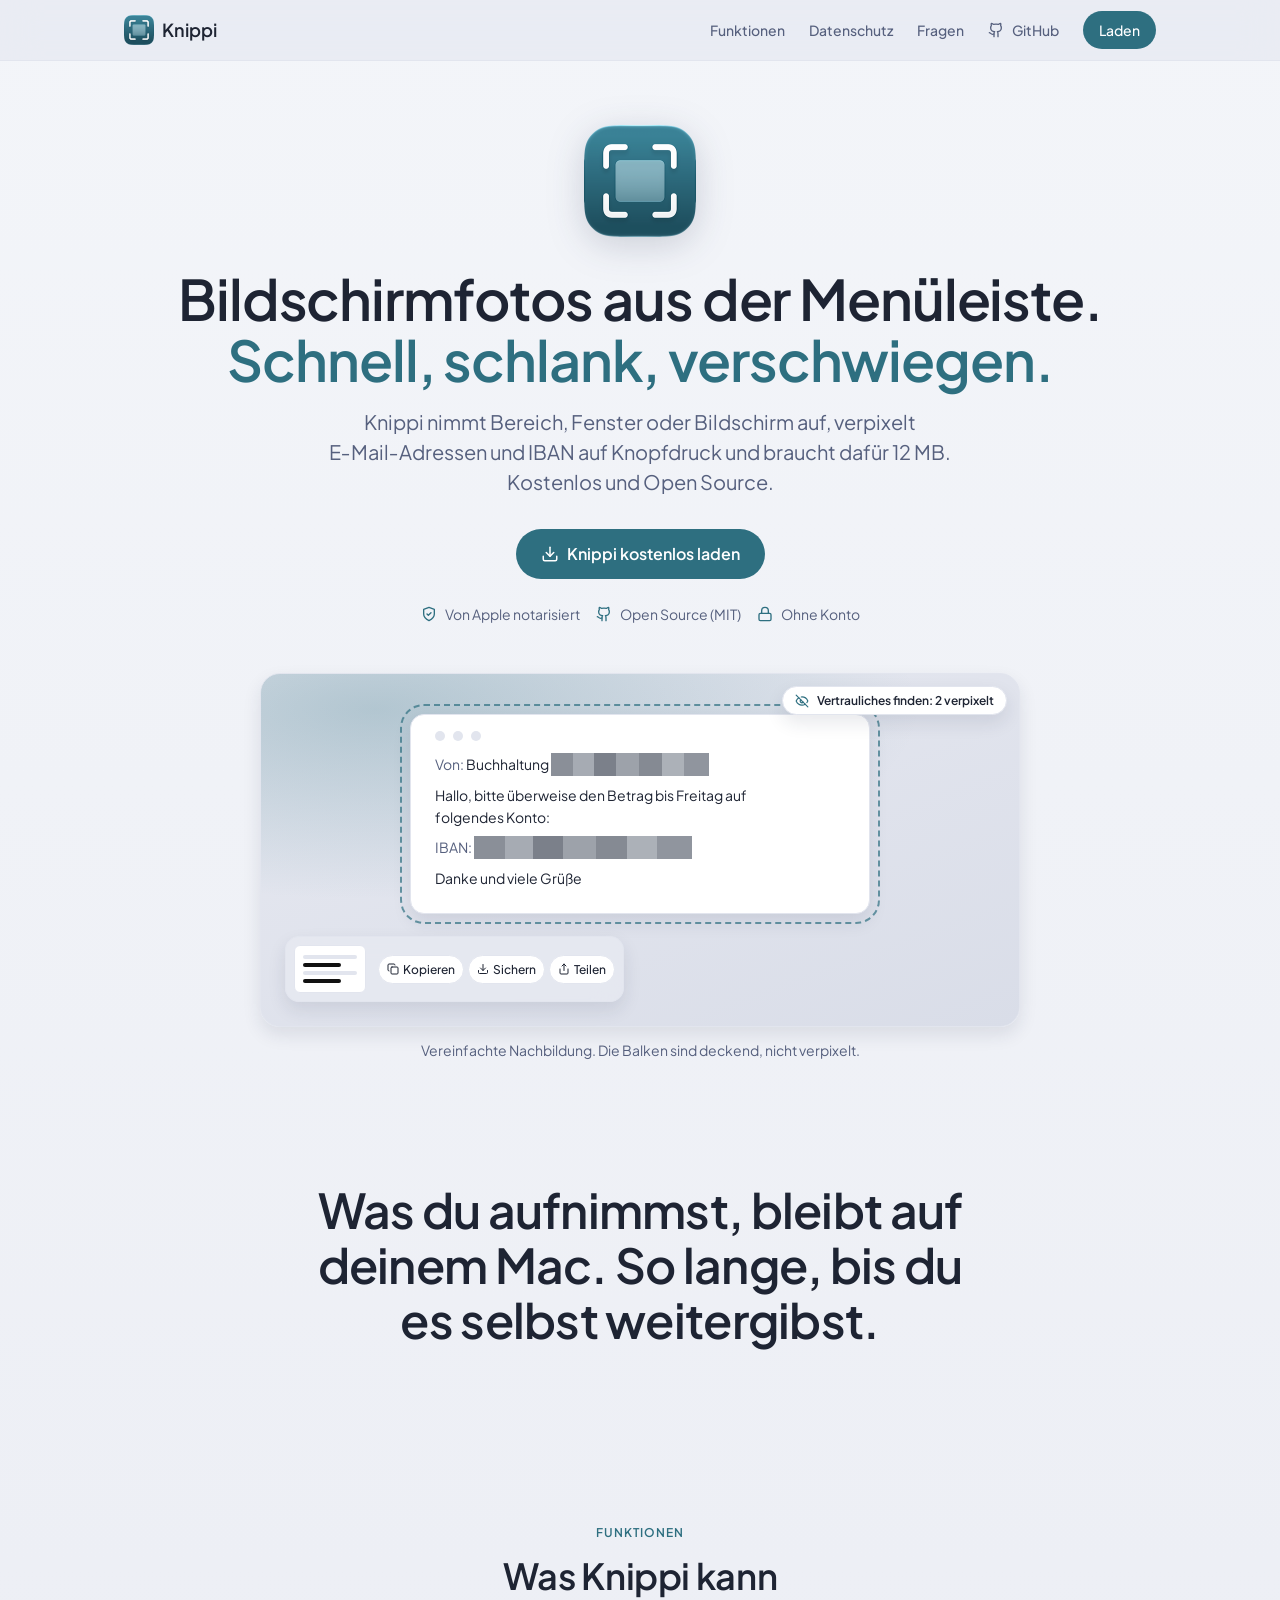
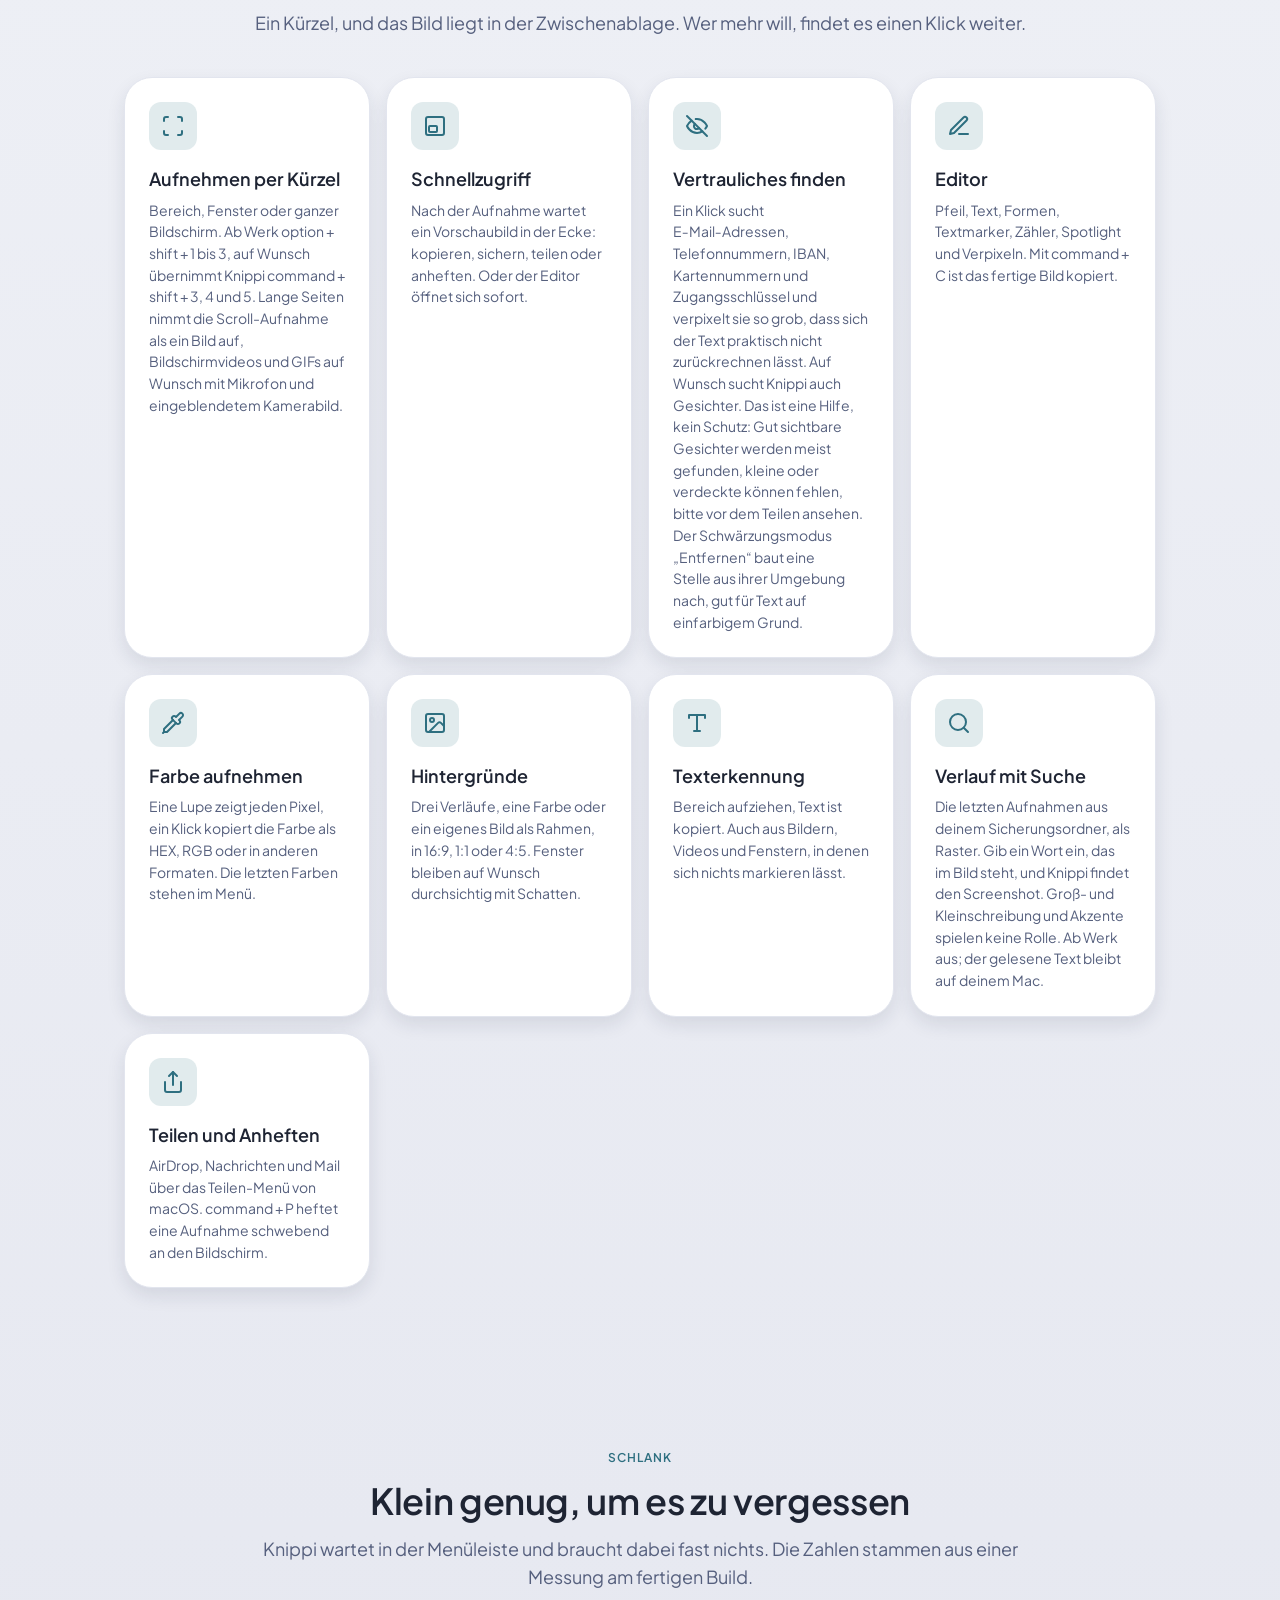
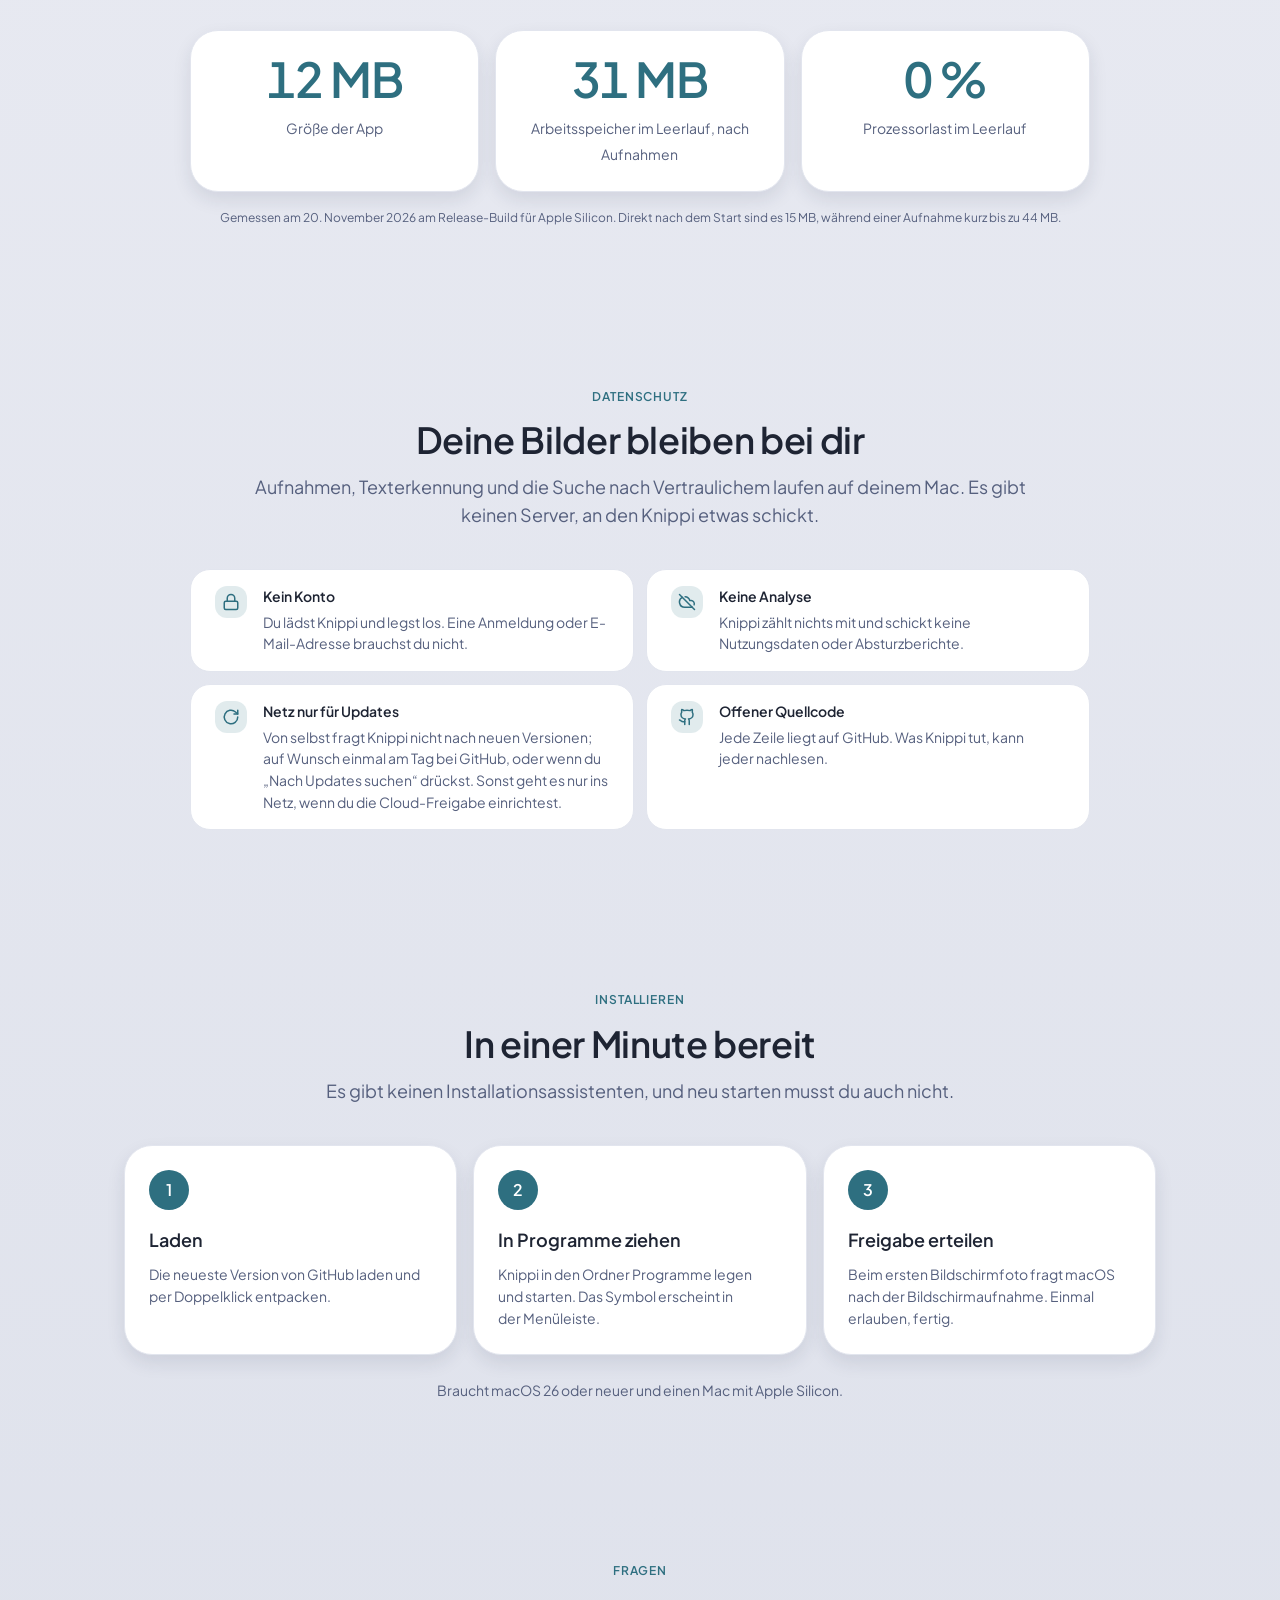
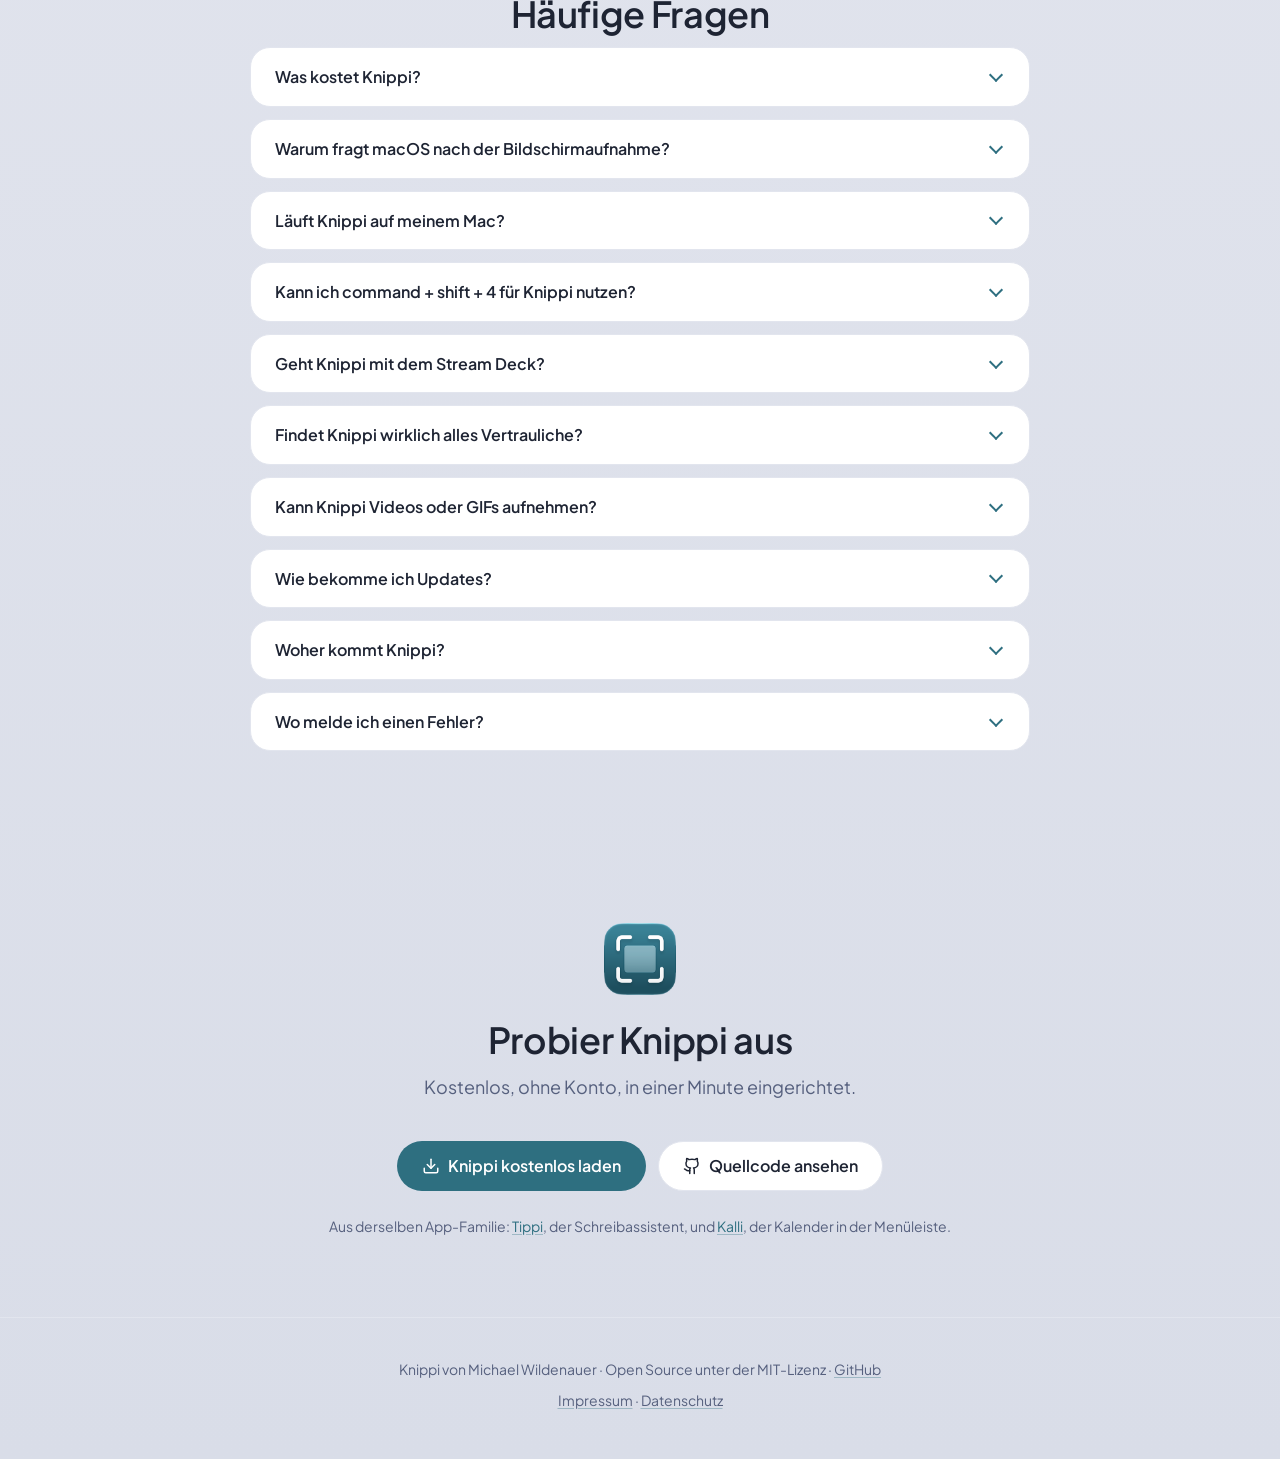
<file: docs/index.html>
<!DOCTYPE html>
<html lang="de" class="no-js">
<head>
<meta charset="UTF-8">
<meta name="viewport" content="width=device-width, initial-scale=1.0">
<!-- Erst erhöhen, wenn diese Seite gegen das Release gelesen wurde (Release-Profil app-release/references/knippi.md). -->
<meta name="knippi:documented-version" content="0.8.0">
<title>Knippi: Bildschirmfotos aus der Menüleiste für macOS, schnell und schlank</title>
<meta name="description" content="Knippi nimmt Bereich, Fenster oder Bildschirm auf, verpixelt E&#8209;Mail&#8209;Adressen und IBAN auf Knopfdruck und bleibt dabei 12 MB klein. Kostenlos, Open Source, ohne Konto.">
<link rel="canonical" href="https://knippi.mwlr.dev/">
<link rel="icon" href="favicon.png" type="image/png">
<link rel="apple-touch-icon" href="apple-touch-icon.png">
<meta name="theme-color" content="#F3F5F9" media="(prefers-color-scheme: light)">
<meta name="theme-color" content="#0D1019" media="(prefers-color-scheme: dark)">

<meta property="og:site_name" content="Knippi">
<meta property="og:title" content="Knippi: Bildschirmfotos aus der Menüleiste, schnell und schlank">
<meta property="og:description" content="Bereich, Fenster oder Bildschirm aufnehmen, Vertrauliches auf Knopfdruck verpixeln, kommentieren und teilen. Kostenlos und Open Source für macOS.">
<meta property="og:type" content="website">
<meta property="og:image" content="https://knippi.mwlr.dev/og-image.png">
<meta property="og:url" content="https://knippi.mwlr.dev/">
<meta property="og:image:width" content="1200">
<meta property="og:image:height" content="630">
<meta property="og:image:alt" content="Knippi-Symbol neben dem Satz: Bildschirmfotos aus der Menüleiste, schnell und schlank.">
<meta property="og:locale" content="de_DE">
<meta name="twitter:card" content="summary_large_image">

<link rel="preload" href="fonts/PlusJakartaSans-Variable.woff2" as="font" type="font/woff2" crossorigin>
<link rel="stylesheet" href="style.css">
<script>document.documentElement.classList.replace("no-js", "js");</script>
</head>
<body>

<!-- Linien-Piktogramme (keine Emojis), einmal definiert, per <use> eingesetzt -->
<svg width="0" height="0" style="position:absolute" aria-hidden="true">
  <symbol id="i-download" viewBox="0 0 24 24"><path d="M21 15v4a2 2 0 0 1-2 2H5a2 2 0 0 1-2-2v-4"/><path d="M7 10l5 5 5-5"/><path d="M12 15V3"/></symbol>
  <symbol id="i-github" viewBox="0 0 24 24"><path d="M15 22v-4a4.8 4.8 0 0 0-1-3.5c3 0 6-2 6-5.5.08-1.25-.27-2.48-1-3.5.28-1.15.28-2.35 0-3.5 0 0-1 0-3 1.5-2.64-.5-5.36-.5-8 0C6 2 5 2 5 2c-.3 1.15-.3 2.35 0 3.5A5.4 5.4 0 0 0 4 9c0 3.5 3 5.5 6 5.5-.39.49-.68 1.05-.85 1.65-.17.6-.22 1.23-.15 1.85v4"/><path d="M9 18c-4.51 2-5-2-7-2"/></symbol>
  <symbol id="i-check" viewBox="0 0 24 24"><circle cx="12" cy="12" r="10"/><path d="m8.5 12 2.5 2.5 4.5-5"/></symbol>
  <symbol id="i-eyeoff" viewBox="0 0 24 24"><path d="M9.88 9.88a3 3 0 1 0 4.24 4.24"/><path d="M10.73 5.08A10.4 10.4 0 0 1 12 5c7 0 10 7 10 7a13.2 13.2 0 0 1-1.67 2.68"/><path d="M6.61 6.61A13.5 13.5 0 0 0 2 12s3 7 10 7a9.7 9.7 0 0 0 5.39-1.61"/><path d="M2 2l20 20"/></symbol>
  <symbol id="i-lock" viewBox="0 0 24 24"><rect x="3" y="11" width="18" height="11" rx="2"/><path d="M7 11V7a5 5 0 0 1 10 0v4"/></symbol>
  <symbol id="i-shield" viewBox="0 0 24 24"><path d="M12 22s8-4 8-10V5l-8-3-8 3v7c0 6 8 10 8 10z"/><path d="m9 12 2 2 4-4"/></symbol>
  <symbol id="i-cloudoff" viewBox="0 0 24 24"><path d="M2 2l20 20"/><path d="M5.78 5.78A7 7 0 0 0 9 19h8.5a4.5 4.5 0 0 0 1.31-.2"/><path d="M21.53 15.8A4.5 4.5 0 0 0 17.5 10h-1.79A7 7 0 0 0 9.5 5.06"/></symbol>
  <symbol id="i-refresh" viewBox="0 0 24 24"><path d="M21 12a9 9 0 1 1-3-6.7L21 8"/><path d="M21 3v5h-5"/></symbol>
  <symbol id="i-keyboard" viewBox="0 0 24 24"><rect x="2" y="6" width="20" height="12" rx="2"/><path d="M6 10h.01M10 10h.01M14 10h.01M18 10h.01M7 14h10"/></symbol>
  <symbol id="i-scan" viewBox="0 0 24 24"><path d="M3 7V5a2 2 0 0 1 2-2h2"/><path d="M17 3h2a2 2 0 0 1 2 2v2"/><path d="M21 17v2a2 2 0 0 1-2 2h-2"/><path d="M7 21H5a2 2 0 0 1-2-2v-2"/></symbol>
  <symbol id="i-thumb" viewBox="0 0 24 24"><rect x="3" y="3" width="18" height="18" rx="2"/><rect x="6" y="12" width="8" height="6" rx="1"/></symbol>
  <symbol id="i-pen" viewBox="0 0 24 24"><path d="M12 20h9"/><path d="M16.5 3.5a2.12 2.12 0 0 1 3 3L7 19l-4 1 1-4Z"/></symbol>
  <symbol id="i-pipette" viewBox="0 0 24 24"><path d="m2 22 1-1h3l9-9"/><path d="M3 21v-3l9-9"/><path d="m15 6 3.4-3.4a2.1 2.1 0 1 1 3 3L18 9l.4.4a2.1 2.1 0 1 1-3 3l-3.8-3.8a2.1 2.1 0 1 1 3-3l.4.4Z"/></symbol>
  <symbol id="i-image" viewBox="0 0 24 24"><rect x="3" y="3" width="18" height="18" rx="2"/><circle cx="9" cy="9" r="2"/><path d="m21 15-3.1-3.1a2 2 0 0 0-2.8 0L6 21"/></symbol>
  <symbol id="i-type" viewBox="0 0 24 24"><path d="M4 7V4h16v3"/><path d="M9 20h6"/><path d="M12 4v16"/></symbol>
  <symbol id="i-share" viewBox="0 0 24 24"><path d="M4 12v8a2 2 0 0 0 2 2h12a2 2 0 0 0 2-2v-8"/><path d="m16 6-4-4-4 4"/><path d="M12 2v13"/></symbol>
  <symbol id="i-search" viewBox="0 0 24 24"><circle cx="11" cy="11" r="8"/><path d="m21 21-4.3-4.3"/></symbol>
  <symbol id="i-copy" viewBox="0 0 24 24"><rect x="8" y="8" width="14" height="14" rx="2"/><path d="M4 16c-1.1 0-2-.9-2-2V4c0-1.1.9-2 2-2h10c1.1 0 2 .9 2 2"/></symbol>
</svg>

<a class="skip-link" href="#content">Zum Inhalt springen</a>

<nav class="top" aria-label="Hauptnavigation">
  <div class="wrap nav-inner">
    <a class="brand" href="./" aria-current="page">
      <img src="knippi-icon-224.png" alt="" width="30" height="30">
      <span>Knippi</span>
    </a>
    <div class="nav-links">
      <a class="anchor" href="#funktionen">Funktionen</a>
      <a class="anchor" href="#datenschutz">Datenschutz</a>
      <a class="anchor" href="#fragen">Fragen</a>
      <a href="https://github.com/miwixyz/Knippi"><svg class="ico" aria-hidden="true"><use href="#i-github"/></svg><span class="anchor">GitHub</span><span class="visually-hidden">Knippi auf GitHub</span></a>
      <a class="nav-cta" href="https://github.com/miwixyz/Knippi/releases/latest">Laden</a>
    </div>
  </div>
</nav>

<main id="content">

<header class="hero">
  <div class="wrap">
    <img class="app-icon" src="knippi-icon-224.png" alt="Knippi-Symbol" width="112" height="112">
    <h1>Bildschirmfotos aus der Menüleiste.<br><span class="accent">Schnell, schlank, verschwiegen.</span></h1>
    <p class="sub">Knippi nimmt Bereich, Fenster oder Bildschirm auf, verpixelt E&#8209;Mail&#8209;Adressen und IBAN auf Knopfdruck und braucht dafür 12 MB. Kostenlos und Open Source.</p>
    <div class="cta-group">
      <a class="btn" href="https://github.com/miwixyz/Knippi/releases/latest"><svg class="ico" aria-hidden="true"><use href="#i-download"/></svg>Knippi kostenlos laden</a>
    </div>
    <p class="proof">
      <span><svg class="ico" aria-hidden="true"><use href="#i-shield"/></svg>Von Apple notarisiert</span>
      <span><svg class="ico" aria-hidden="true"><use href="#i-github"/></svg>Open Source (MIT)</span>
      <span><svg class="ico" aria-hidden="true"><use href="#i-lock"/></svg>Ohne Konto</span>
    </p>

    <figure class="stage">
      <div class="desk" role="img" aria-label="Nachbildung: Eine Aufnahme einer Nachricht, in der Knippi E-Mail-Adresse und IBAN grob verpixelt hat. Unten links das Vorschaubild mit Kopieren, Sichern und Teilen.">
        <span class="found"><svg class="ico" aria-hidden="true"><use href="#i-eyeoff"/></svg>Vertrauliches finden: 2 verpixelt</span>
        <div class="mail" aria-hidden="true">
          <div class="dots"><i></i><i></i><i></i></div>
          <p><span class="label">Von:</span> Buchhaltung <span class="redact">rechnung@beispiel.de</span></p>
          <p>Hallo, bitte überweise den Betrag bis Freitag auf folgendes Konto:</p>
          <p><span class="label">IBAN:</span> <span class="redact">DE89 3704 0044 0532 0130 00</span></p>
          <p>Danke und viele Grüße</p>
        </div>
        <div class="qa" aria-hidden="true">
          <div class="thumb"><i></i><i class="b"></i><i></i><i class="b"></i></div>
          <div class="acts">
            <span class="act"><svg class="ico"><use href="#i-copy"/></svg><span>Kopieren</span></span>
            <span class="act"><svg class="ico"><use href="#i-download"/></svg><span>Sichern</span></span>
            <span class="act"><svg class="ico"><use href="#i-share"/></svg><span>Teilen</span></span>
          </div>
        </div>
      </div>
      <figcaption>Vereinfachte Nachbildung. Die Balken sind deckend, nicht verpixelt.</figcaption>
    </figure>
  </div>
</header>

<section class="tagline" aria-label="Kurz gesagt">
  <div class="wrap">
    <p data-words>Was du aufnimmst, bleibt auf deinem Mac. So lange, bis du es selbst weitergibst.</p>
  </div>
</section>

<section id="funktionen" class="reveal">
  <div class="wrap">
    <span class="eyebrow">Funktionen</span>
    <h2>Was Knippi kann</h2>
    <p class="lead">Ein Kürzel, und das Bild liegt in der Zwischenablage. Wer mehr will, findet es einen Klick weiter.</p>
    <div class="features">
      <article class="card feature">
        <div class="icon"><svg class="ico" aria-hidden="true"><use href="#i-scan"/></svg></div>
        <h3>Aufnehmen per Kürzel</h3>
        <p>Bereich, Fenster oder ganzer Bildschirm. Ab Werk option + shift + 1 bis 3, auf Wunsch übernimmt Knippi command + shift + 3, 4 und 5. Lange Seiten nimmt die Scroll-Aufnahme als ein Bild auf, Bildschirmvideos und GIFs auf Wunsch mit Mikrofon und eingeblendetem Kamerabild.</p>
      </article>
      <article class="card feature">
        <div class="icon"><svg class="ico" aria-hidden="true"><use href="#i-thumb"/></svg></div>
        <h3>Schnellzugriff</h3>
        <p>Nach der Aufnahme wartet ein Vorschaubild in der Ecke: kopieren, sichern, teilen oder anheften. Oder der Editor öffnet sich sofort.</p>
      </article>
      <article class="card feature">
        <div class="icon"><svg class="ico" aria-hidden="true"><use href="#i-eyeoff"/></svg></div>
        <h3>Vertrauliches finden</h3>
        <p>Ein Klick sucht E&#8209;Mail&#8209;Adressen, Telefonnummern, IBAN, Kartennummern und Zugangsschlüssel und verpixelt sie so grob, dass sich der Text praktisch nicht zurückrechnen lässt. Auf Wunsch sucht Knippi auch Gesichter. Das ist eine Hilfe, kein Schutz: Gut sichtbare Gesichter werden meist gefunden, kleine oder verdeckte können fehlen, bitte vor dem Teilen ansehen. Der Schwärzungsmodus „Entfernen“ baut eine Stelle aus ihrer Umgebung nach, gut für Text auf einfarbigem Grund.</p>
      </article>
      <article class="card feature">
        <div class="icon"><svg class="ico" aria-hidden="true"><use href="#i-pen"/></svg></div>
        <h3>Editor</h3>
        <p>Pfeil, Text, Formen, Textmarker, Zähler, Spotlight und Verpixeln. Mit command + C ist das fertige Bild kopiert.</p>
      </article>
      <article class="card feature">
        <div class="icon"><svg class="ico" aria-hidden="true"><use href="#i-pipette"/></svg></div>
        <h3>Farbe aufnehmen</h3>
        <p>Eine Lupe zeigt jeden Pixel, ein Klick kopiert die Farbe als HEX, RGB oder in anderen Formaten. Die letzten Farben stehen im Menü.</p>
      </article>
      <article class="card feature">
        <div class="icon"><svg class="ico" aria-hidden="true"><use href="#i-image"/></svg></div>
        <h3>Hintergründe</h3>
        <p>Drei Verläufe, eine Farbe oder ein eigenes Bild als Rahmen, in 16:9, 1:1 oder 4:5. Fenster bleiben auf Wunsch durchsichtig mit Schatten.</p>
      </article>
      <article class="card feature">
        <div class="icon"><svg class="ico" aria-hidden="true"><use href="#i-type"/></svg></div>
        <h3>Texterkennung</h3>
        <p>Bereich aufziehen, Text ist kopiert. Auch aus Bildern, Videos und Fenstern, in denen sich nichts markieren lässt.</p>
      </article>
      <article class="card feature">
        <div class="icon"><svg class="ico" aria-hidden="true"><use href="#i-search"/></svg></div>
        <h3>Verlauf mit Suche</h3>
        <p>Die letzten Aufnahmen aus deinem Sicherungsordner, als Raster. Gib ein Wort ein, das im Bild steht, und Knippi findet den Screenshot. Groß- und Kleinschreibung und Akzente spielen keine Rolle. Ab Werk aus; der gelesene Text bleibt auf deinem Mac.</p>
      </article>
      <article class="card feature">
        <div class="icon"><svg class="ico" aria-hidden="true"><use href="#i-share"/></svg></div>
        <h3>Teilen und Anheften</h3>
        <p>AirDrop, Nachrichten und Mail über das Teilen-Menü von macOS. command + P heftet eine Aufnahme schwebend an den Bildschirm.</p>
      </article>
    </div>
  </div>
</section>

<section id="schlank" class="reveal">
  <div class="wrap">
    <span class="eyebrow">Schlank</span>
    <h2>Klein genug, um es zu vergessen</h2>
    <p class="lead">Knippi wartet in der Menüleiste und braucht dabei fast nichts. Die Zahlen stammen aus einer Messung am fertigen Build.</p>
    <div class="numbers">
      <div class="card number"><strong>12 MB</strong><span>Größe der App</span></div>
      <div class="card number"><strong>31 MB</strong><span>Arbeitsspeicher im Leerlauf, nach Aufnahmen</span></div>
      <div class="card number"><strong>0 %</strong><span>Prozessorlast im Leerlauf</span></div>
    </div>
    <p class="source">Gemessen am 20. November 2026 am Release-Build für Apple Silicon. Direkt nach dem Start sind es 15 MB, während einer Aufnahme kurz bis zu 44 MB.</p>
  </div>
</section>

<section id="datenschutz" class="reveal">
  <div class="wrap">
    <span class="eyebrow">Datenschutz</span>
    <h2>Deine Bilder bleiben bei dir</h2>
    <p class="lead">Aufnahmen, Texterkennung und die Suche nach Vertraulichem laufen auf deinem Mac. Es gibt keinen Server, an den Knippi etwas schickt.</p>
    <div class="privacy-grid">
      <div class="privacy-item"><div class="check"><svg class="ico" aria-hidden="true"><use href="#i-lock"/></svg></div><p><strong>Kein Konto</strong>Du lädst Knippi und legst los. Eine Anmeldung oder E-Mail-Adresse brauchst du nicht.</p></div>
      <div class="privacy-item"><div class="check"><svg class="ico" aria-hidden="true"><use href="#i-cloudoff"/></svg></div><p><strong>Keine Analyse</strong>Knippi zählt nichts mit und schickt keine Nutzungsdaten oder Absturzberichte.</p></div>
      <div class="privacy-item"><div class="check"><svg class="ico" aria-hidden="true"><use href="#i-refresh"/></svg></div><p><strong>Netz nur für Updates</strong>Von selbst fragt Knippi nicht nach neuen Versionen; auf Wunsch einmal am Tag bei GitHub, oder wenn du „Nach Updates suchen“ drückst. Sonst geht es nur ins Netz, wenn du die Cloud-Freigabe einrichtest.</p></div>
      <div class="privacy-item"><div class="check"><svg class="ico" aria-hidden="true"><use href="#i-github"/></svg></div><p><strong>Offener Quellcode</strong>Jede Zeile liegt auf GitHub. Was Knippi tut, kann jeder nachlesen.</p></div>
    </div>
  </div>
</section>

<section id="installieren" class="reveal">
  <div class="wrap">
    <span class="eyebrow">Installieren</span>
    <h2>In einer Minute bereit</h2>
    <p class="lead">Es gibt keinen Installationsassistenten, und neu starten musst du auch nicht.</p>
    <div class="steps">
      <div class="card step"><div class="n">1</div><h3>Laden</h3><p>Die neueste Version von GitHub laden und per Doppelklick entpacken.</p></div>
      <div class="card step"><div class="n">2</div><h3>In Programme ziehen</h3><p>Knippi in den Ordner Programme legen und starten. Das Symbol erscheint in der Menüleiste.</p></div>
      <div class="card step"><div class="n">3</div><h3>Freigabe erteilen</h3><p>Beim ersten Bildschirmfoto fragt macOS nach der Bildschirmaufnahme. Einmal erlauben, fertig.</p></div>
    </div>
    <p class="req">Braucht macOS 26 oder neuer und einen Mac mit Apple Silicon.</p>
  </div>
</section>

<section id="fragen" class="reveal">
  <div class="wrap">
    <span class="eyebrow">Fragen</span>
    <h2>Häufige Fragen</h2>
    <div class="faq">
      <details>
        <summary>Was kostet Knippi?</summary>
        <p>Nichts. Knippi ist kostenlos und steht unter der MIT-Lizenz. Es gibt keine Bezahlversion und keine Werbung.</p>
      </details>
      <details>
        <summary>Warum fragt macOS nach der Bildschirmaufnahme?</summary>
        <p>Ohne diese Freigabe darf keine App den Bildschirminhalt lesen. Fehlt sie, zeigt Knippi einen Hinweis mit dem Weg in die Systemeinstellungen, statt ein leeres Bild zu liefern.</p>
      </details>
      <details>
        <summary>Läuft Knippi auf meinem Mac?</summary>
        <p>Knippi braucht macOS 26 oder neuer und einen Mac mit Apple Silicon (M1 oder neuer). Macs mit Intel-Prozessor werden nicht unterstützt.</p>
      </details>
      <details>
        <summary>Kann ich command + shift + 4 für Knippi nutzen?</summary>
        <p>Ja. Schalte die Kurzbefehle für Bildschirmfotos in den macOS-Einstellungen unter Tastatur aus. Danach übernimmt Knippi command + shift + 3, 4 und 5 mit einem Knopf in den Einstellungen.</p>
      </details>
      <details>
        <summary>Geht Knippi mit dem Stream Deck?</summary>
        <p>Ja. Jedes Release enthält das Plugin <code>Knippi.streamDeckPlugin</code>: zehn Tasten von Bereich bis Video, ein Regler für das Stream Deck + und fertige Profile für Stream Deck +, Neo und das Modell mit 15 Tasten. Datei doppelklicken, Stream Deck installiert sie.</p>
      </details>
      <details>
        <summary>Findet Knippi wirklich alles Vertrauliche?</summary>
        <p>Nein, und das behauptet Knippi auch nicht. Es schlägt Treffer vor, unsichere Treffer sind gestrichelt markiert. Schau dir das Bild vor dem Teilen an und schwärze von Hand nach, was fehlt.</p>
      </details>
      <details>
        <summary>Kann Knippi Videos oder GIFs aufnehmen?</summary>
        <p>Noch nicht. Knippi nimmt derzeit Bilder auf.</p>
      </details>
      <details>
        <summary>Wie bekomme ich Updates?</summary>
        <p>Ab Werk fragt Knippi nicht von selbst. Du drückst „Nach Updates suchen“ oder schaltest die tägliche Suche in den Einstellungen ein; installiert wird nur auf Wunsch. Jedes Update ist signiert, Knippi nimmt nichts an, dessen Signatur nicht stimmt.</p>
      </details>
      <details>
        <summary>Woher kommt Knippi?</summary>
        <p>Knippi baut auf <a href="https://github.com/lzhgus/Capso">Capso</a> von lzhgus auf, einer Screenshot-App unter MIT-Lizenz. Knippi ist schlanker und bringt eigene Funktionen mit, etwa „Vertrauliches finden“.</p>
      </details>
      <details>
        <summary>Wo melde ich einen Fehler?</summary>
        <p>Am besten als <a href="https://github.com/miwixyz/Knippi/issues">Issue auf GitHub</a>. In der App geht das unter Einstellungen, Allgemein, „Fehler melden“.</p>
      </details>
    </div>
  </div>
</section>

<section class="final reveal">
  <div class="wrap">
    <img class="app-icon" src="knippi-icon-224.png" alt="" width="72" height="72">
    <h2>Probier Knippi aus</h2>
    <p class="lead">Kostenlos, ohne Konto, in einer Minute eingerichtet.</p>
    <div class="cta-group">
      <a class="btn" href="https://github.com/miwixyz/Knippi/releases/latest"><svg class="ico" aria-hidden="true"><use href="#i-download"/></svg>Knippi kostenlos laden</a>
      <a class="btn ghost" href="https://github.com/miwixyz/Knippi"><svg class="ico" aria-hidden="true"><use href="#i-github"/></svg>Quellcode ansehen</a>
    </div>
    <p class="family">Aus derselben App-Familie: <a href="https://tippi.mwlr.dev/">Tippi</a>, der Schreibassistent, und <a href="https://kalli.mwlr.dev/">Kalli</a>, der Kalender in der Menüleiste.</p>
  </div>
</section>

</main>

<footer>
  <div class="wrap">
    <p>Knippi von Michael Wildenauer · Open Source unter der MIT-Lizenz · <a href="https://github.com/miwixyz/Knippi">GitHub</a></p>
    <p><a href="impressum.html">Impressum</a> · <a href="datenschutz.html">Datenschutz</a></p>
  </div>
</footer>

<script>
(() => {
  const reduce = matchMedia("(prefers-reduced-motion: reduce)").matches;

  // Abschnitte einmal einblenden (kein Scroll-Listener, nur IntersectionObserver).
  const reveals = document.querySelectorAll(".reveal");
  if (reduce || !("IntersectionObserver" in window)) {
    reveals.forEach(el => el.classList.add("in"));
  } else {
    const io = new IntersectionObserver(entries => {
      entries.forEach(e => { if (e.isIntersecting) { e.target.classList.add("in"); io.unobserve(e.target); } });
    }, { rootMargin: "0px 0px -10% 0px" });
    reveals.forEach(el => io.observe(el));
  }

  // Leitsatz: jedes Wort wird einzeln dunkel, sobald es die Linie bei 60 % der Höhe kreuzt.
  const line = document.querySelector("[data-words]");
  if (!line) return;
  const words = line.textContent.trim().split(/\s+/);
  line.setAttribute("aria-label", line.textContent.trim());
  line.textContent = "";
  words.forEach((w, i) => {
    const s = document.createElement("span");
    s.className = "w";
    s.setAttribute("aria-hidden", "true");
    s.textContent = w;
    line.append(s);
    if (i < words.length - 1) line.append(" ");
  });
  const spans = line.querySelectorAll(".w");
  if (reduce || !("IntersectionObserver" in window)) {
    spans.forEach(s => s.classList.add("on"));
    return;
  }
  const wo = new IntersectionObserver(entries => {
    entries.forEach(e => { if (e.isIntersecting) { e.target.classList.add("on"); wo.unobserve(e.target); } });
  }, { rootMargin: "0px 0px -40% 0px" });
  spans.forEach(s => wo.observe(s));
})();
</script>

</body>
</html>
</file>
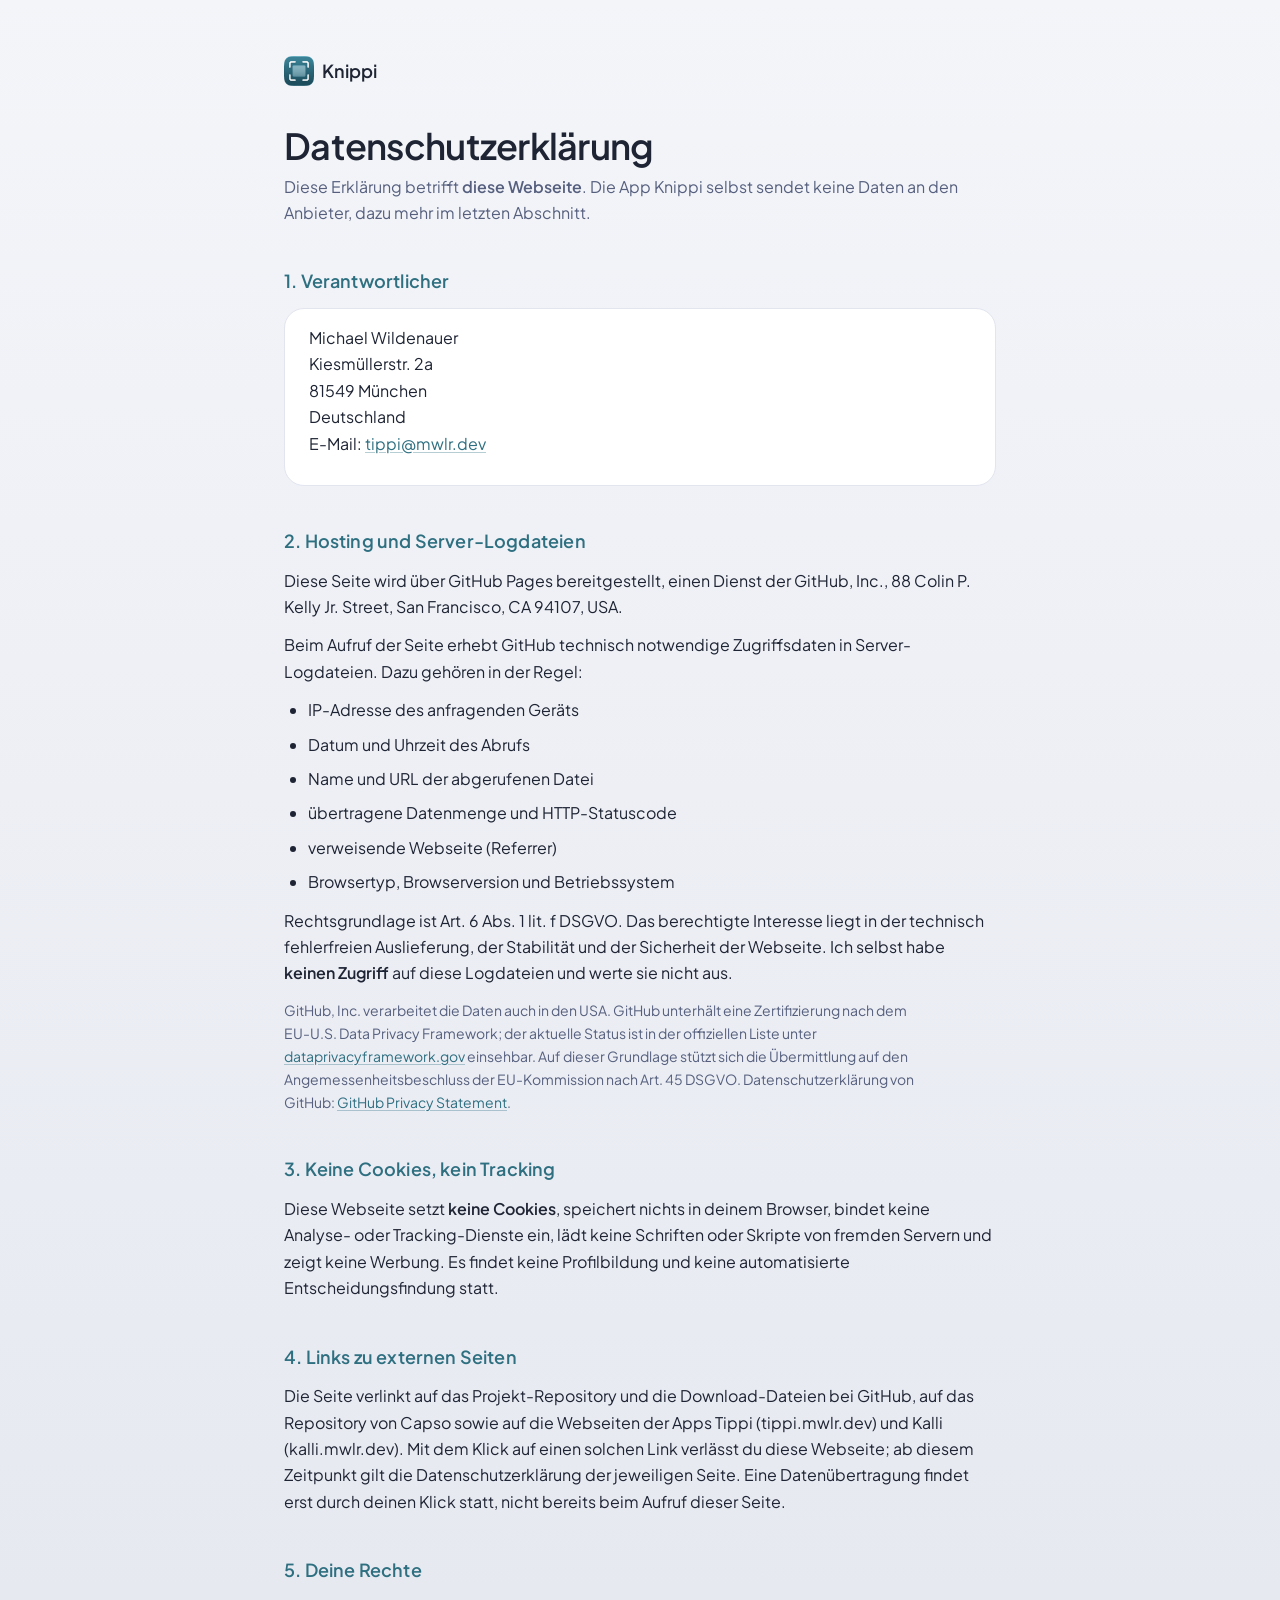
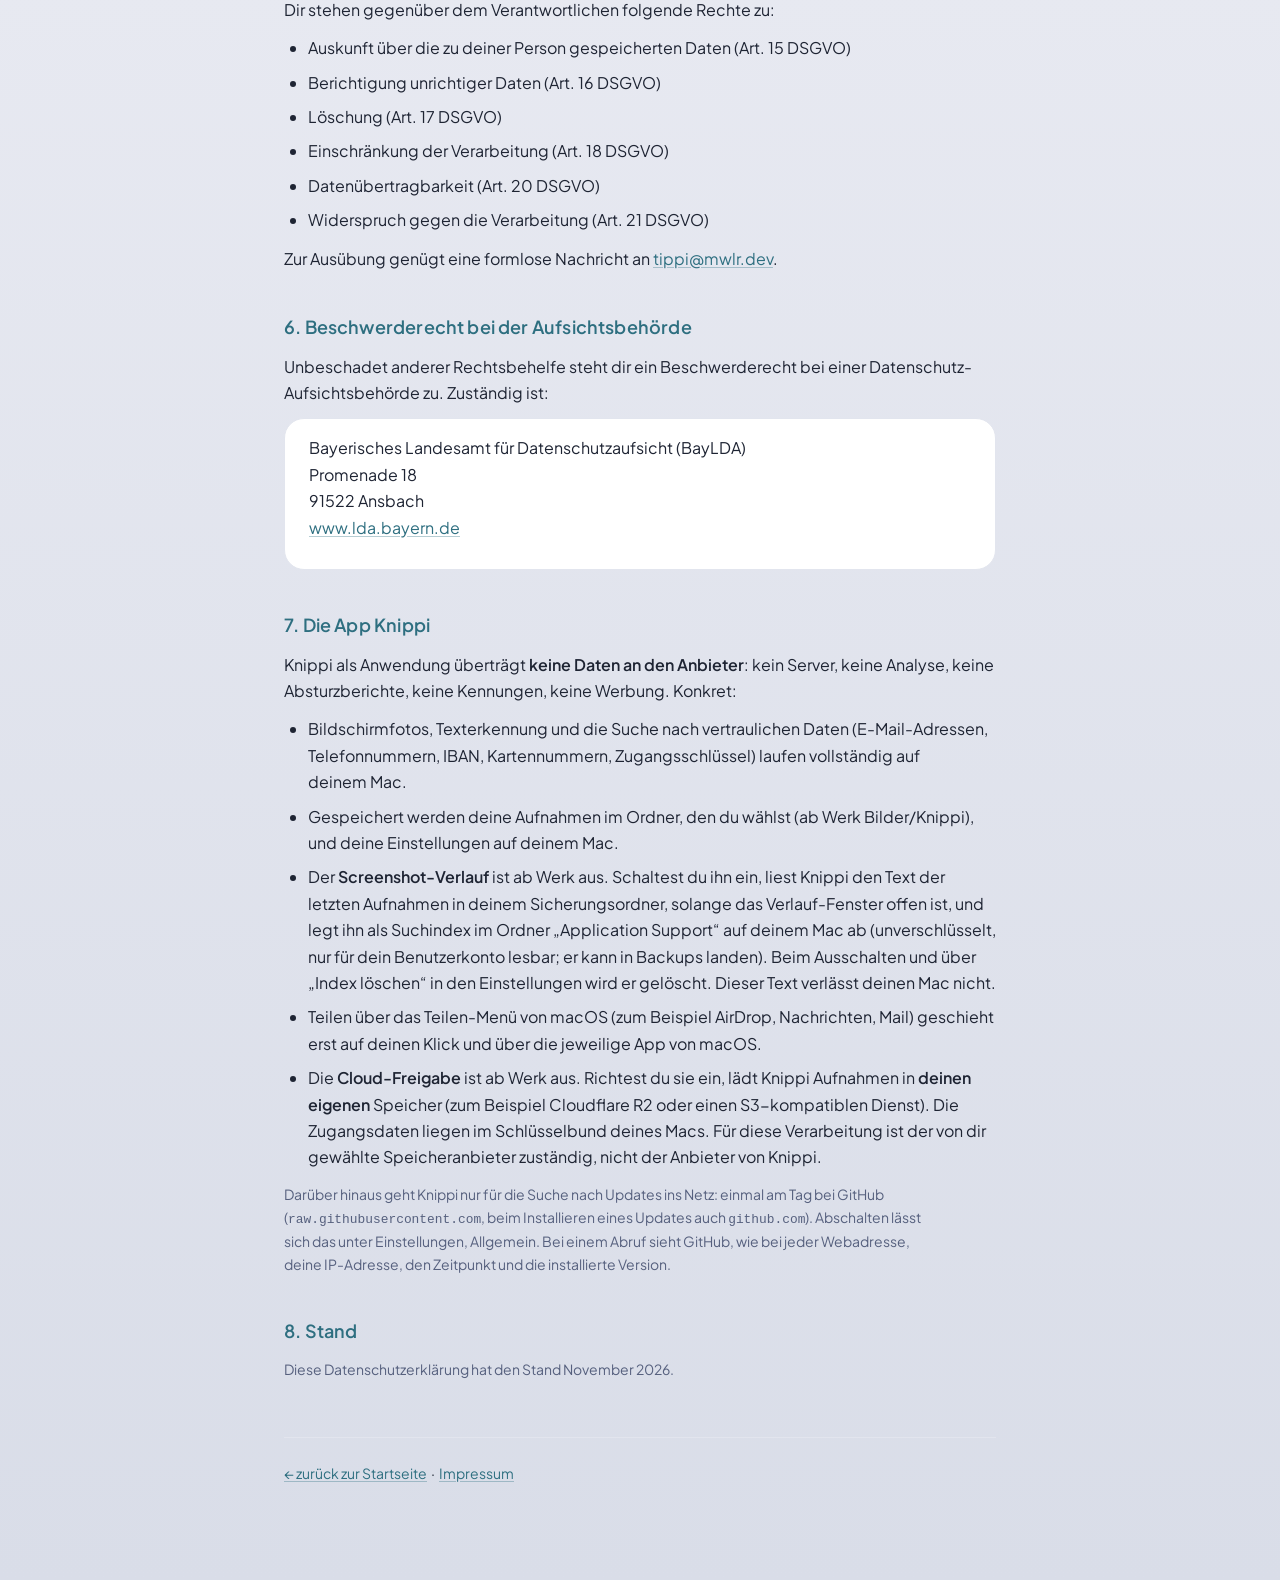
<file: docs/datenschutz.html>
<!DOCTYPE html>
<html lang="de">
<head>
<meta charset="UTF-8">
<meta name="viewport" content="width=device-width, initial-scale=1.0">
<title>Datenschutz · Knippi</title>
<meta name="robots" content="noindex">
<link rel="icon" href="favicon.png" type="image/png">
<link rel="stylesheet" href="style.css">
</head>
<body class="legal">
<main class="wrap">

  <a class="brand home" href="./"><img src="knippi-icon-224.png" alt="" width="30" height="30"><span>Knippi</span></a>

  <h1>Datenschutzerklärung</h1>
  <p class="lead">
    Diese Erklärung betrifft <strong>diese Webseite</strong>. Die App Knippi selbst
    sendet keine Daten an den Anbieter, dazu mehr im letzten Abschnitt.
  </p>

  <h2>1. Verantwortlicher</h2>
  <div class="card">
    <p>
      Michael Wildenauer<br>
      Kiesmüllerstr. 2a<br>
      81549 München<br>
      Deutschland<br>
      E-Mail: <a href="mailto:tippi@mwlr.dev">tippi@mwlr.dev</a>
    </p>
  </div>

  <h2>2. Hosting und Server-Logdateien</h2>
  <p>
    Diese Seite wird über GitHub Pages bereitgestellt, einen Dienst der GitHub, Inc.,
    88 Colin P. Kelly Jr. Street, San Francisco, CA 94107, USA.
  </p>
  <p>
    Beim Aufruf der Seite erhebt GitHub technisch notwendige Zugriffsdaten in
    Server-Logdateien. Dazu gehören in der Regel:
  </p>
  <ul>
    <li>IP-Adresse des anfragenden Geräts</li>
    <li>Datum und Uhrzeit des Abrufs</li>
    <li>Name und URL der abgerufenen Datei</li>
    <li>übertragene Datenmenge und HTTP-Statuscode</li>
    <li>verweisende Webseite (Referrer)</li>
    <li>Browsertyp, Browserversion und Betriebssystem</li>
  </ul>
  <p>
    Rechtsgrundlage ist Art. 6 Abs. 1 lit. f DSGVO. Das berechtigte Interesse liegt in der
    technisch fehlerfreien Auslieferung, der Stabilität und der Sicherheit der Webseite.
    Ich selbst habe <strong>keinen Zugriff</strong> auf diese Logdateien und werte sie nicht aus.
  </p>
  <p class="small">
    GitHub, Inc. verarbeitet die Daten auch in den USA. GitHub unterhält eine
    Zertifizierung nach dem EU-U.S. Data Privacy Framework; der aktuelle Status ist
    in der offiziellen Liste unter
    <a href="https://www.dataprivacyframework.gov/list" target="_blank" rel="noopener">dataprivacyframework.gov</a>
    einsehbar. Auf dieser Grundlage stützt sich die Übermittlung auf den
    Angemessenheitsbeschluss der EU-Kommission nach Art. 45 DSGVO.
    Datenschutzerklärung von GitHub:
    <a href="https://docs.github.com/en/site-policy/privacy-policies/github-general-privacy-statement" target="_blank" rel="noopener">GitHub Privacy Statement</a>.
  </p>

  <h2>3. Keine Cookies, kein Tracking</h2>
  <p>
    Diese Webseite setzt <strong>keine Cookies</strong>, speichert nichts in deinem Browser,
    bindet keine Analyse- oder Tracking-Dienste ein, lädt keine Schriften oder Skripte
    von fremden Servern und zeigt keine Werbung. Es findet keine Profilbildung und keine
    automatisierte Entscheidungsfindung statt.
  </p>

  <h2>4. Links zu externen Seiten</h2>
  <p>
    Die Seite verlinkt auf das Projekt-Repository und die Download-Dateien bei GitHub,
    auf das Repository von Capso sowie auf die Webseiten der Apps Tippi (tippi.mwlr.dev)
    und Kalli (kalli.mwlr.dev). Mit dem Klick auf einen solchen Link verlässt du diese
    Webseite; ab diesem Zeitpunkt gilt die Datenschutzerklärung der jeweiligen Seite.
    Eine Datenübertragung findet erst durch deinen Klick statt, nicht bereits beim Aufruf
    dieser Seite.
  </p>

  <h2>5. Deine Rechte</h2>
  <p>Dir stehen gegenüber dem Verantwortlichen folgende Rechte zu:</p>
  <ul>
    <li>Auskunft über die zu deiner Person gespeicherten Daten (Art. 15 DSGVO)</li>
    <li>Berichtigung unrichtiger Daten (Art. 16 DSGVO)</li>
    <li>Löschung (Art. 17 DSGVO)</li>
    <li>Einschränkung der Verarbeitung (Art. 18 DSGVO)</li>
    <li>Datenübertragbarkeit (Art. 20 DSGVO)</li>
    <li>Widerspruch gegen die Verarbeitung (Art. 21 DSGVO)</li>
  </ul>
  <p>
    Zur Ausübung genügt eine formlose Nachricht an
    <a href="mailto:tippi@mwlr.dev">tippi@mwlr.dev</a>.
  </p>

  <h2>6. Beschwerderecht bei der Aufsichtsbehörde</h2>
  <p>
    Unbeschadet anderer Rechtsbehelfe steht dir ein Beschwerderecht bei einer
    Datenschutz-Aufsichtsbehörde zu. Zuständig ist:
  </p>
  <div class="card">
    <p>
      Bayerisches Landesamt für Datenschutzaufsicht (BayLDA)<br>
      Promenade 18<br>
      91522 Ansbach<br>
      <a href="https://www.lda.bayern.de" target="_blank" rel="noopener">www.lda.bayern.de</a>
    </p>
  </div>

  <h2>7. Die App Knippi</h2>
  <p>
    Knippi als Anwendung überträgt <strong>keine Daten an den Anbieter</strong>: kein Server,
    keine Analyse, keine Absturzberichte, keine Kennungen, keine Werbung. Konkret:
  </p>
  <ul>
    <li>Bildschirmfotos, Texterkennung und die Suche nach vertraulichen Daten (E-Mail-Adressen, Telefonnummern, IBAN, Kartennummern, Zugangsschlüssel) laufen vollständig auf deinem Mac.</li>
    <li>Gespeichert werden deine Aufnahmen im Ordner, den du wählst (ab Werk Bilder/Knippi), und deine Einstellungen auf deinem Mac.</li>
    <li>Der <strong>Screenshot-Verlauf</strong> ist ab Werk aus. Schaltest du ihn ein, liest Knippi den Text der letzten Aufnahmen in deinem Sicherungsordner, solange das Verlauf-Fenster offen ist, und legt ihn als Suchindex im Ordner „Application Support“ auf deinem Mac ab (unverschlüsselt, nur für dein Benutzerkonto lesbar; er kann in Backups landen). Beim Ausschalten und über „Index löschen“ in den Einstellungen wird er gelöscht. Dieser Text verlässt deinen Mac nicht.</li>
    <li>Teilen über das Teilen-Menü von macOS (zum Beispiel AirDrop, Nachrichten, Mail) geschieht erst auf deinen Klick und über die jeweilige App von macOS.</li>
    <li>Die <strong>Cloud-Freigabe</strong> ist ab Werk aus. Richtest du sie ein, lädt Knippi Aufnahmen in <strong>deinen eigenen</strong> Speicher (zum Beispiel Cloudflare R2 oder einen S3-kompatiblen Dienst). Die Zugangsdaten liegen im Schlüsselbund deines Macs. Für diese Verarbeitung ist der von dir gewählte Speicheranbieter zuständig, nicht der Anbieter von Knippi.</li>
  </ul>
  <p class="small">
    Darüber hinaus geht Knippi nur für die Suche nach Updates ins Netz: einmal am Tag
    bei GitHub (<code>raw.githubusercontent.com</code>, beim Installieren eines Updates
    auch <code>github.com</code>). Abschalten lässt sich das unter Einstellungen, Allgemein.
    Bei einem Abruf sieht GitHub, wie bei jeder Webadresse, deine IP-Adresse, den Zeitpunkt
    und die installierte Version.
  </p>

  <h2>8. Stand</h2>
  <p class="small">Diese Datenschutzerklärung hat den Stand November 2026.</p>

  <div class="back">
    <a href="./">← zurück zur Startseite</a> &nbsp;·&nbsp;
    <a href="impressum.html">Impressum</a>
  </div>

</main>
</body>
</html>
</file>
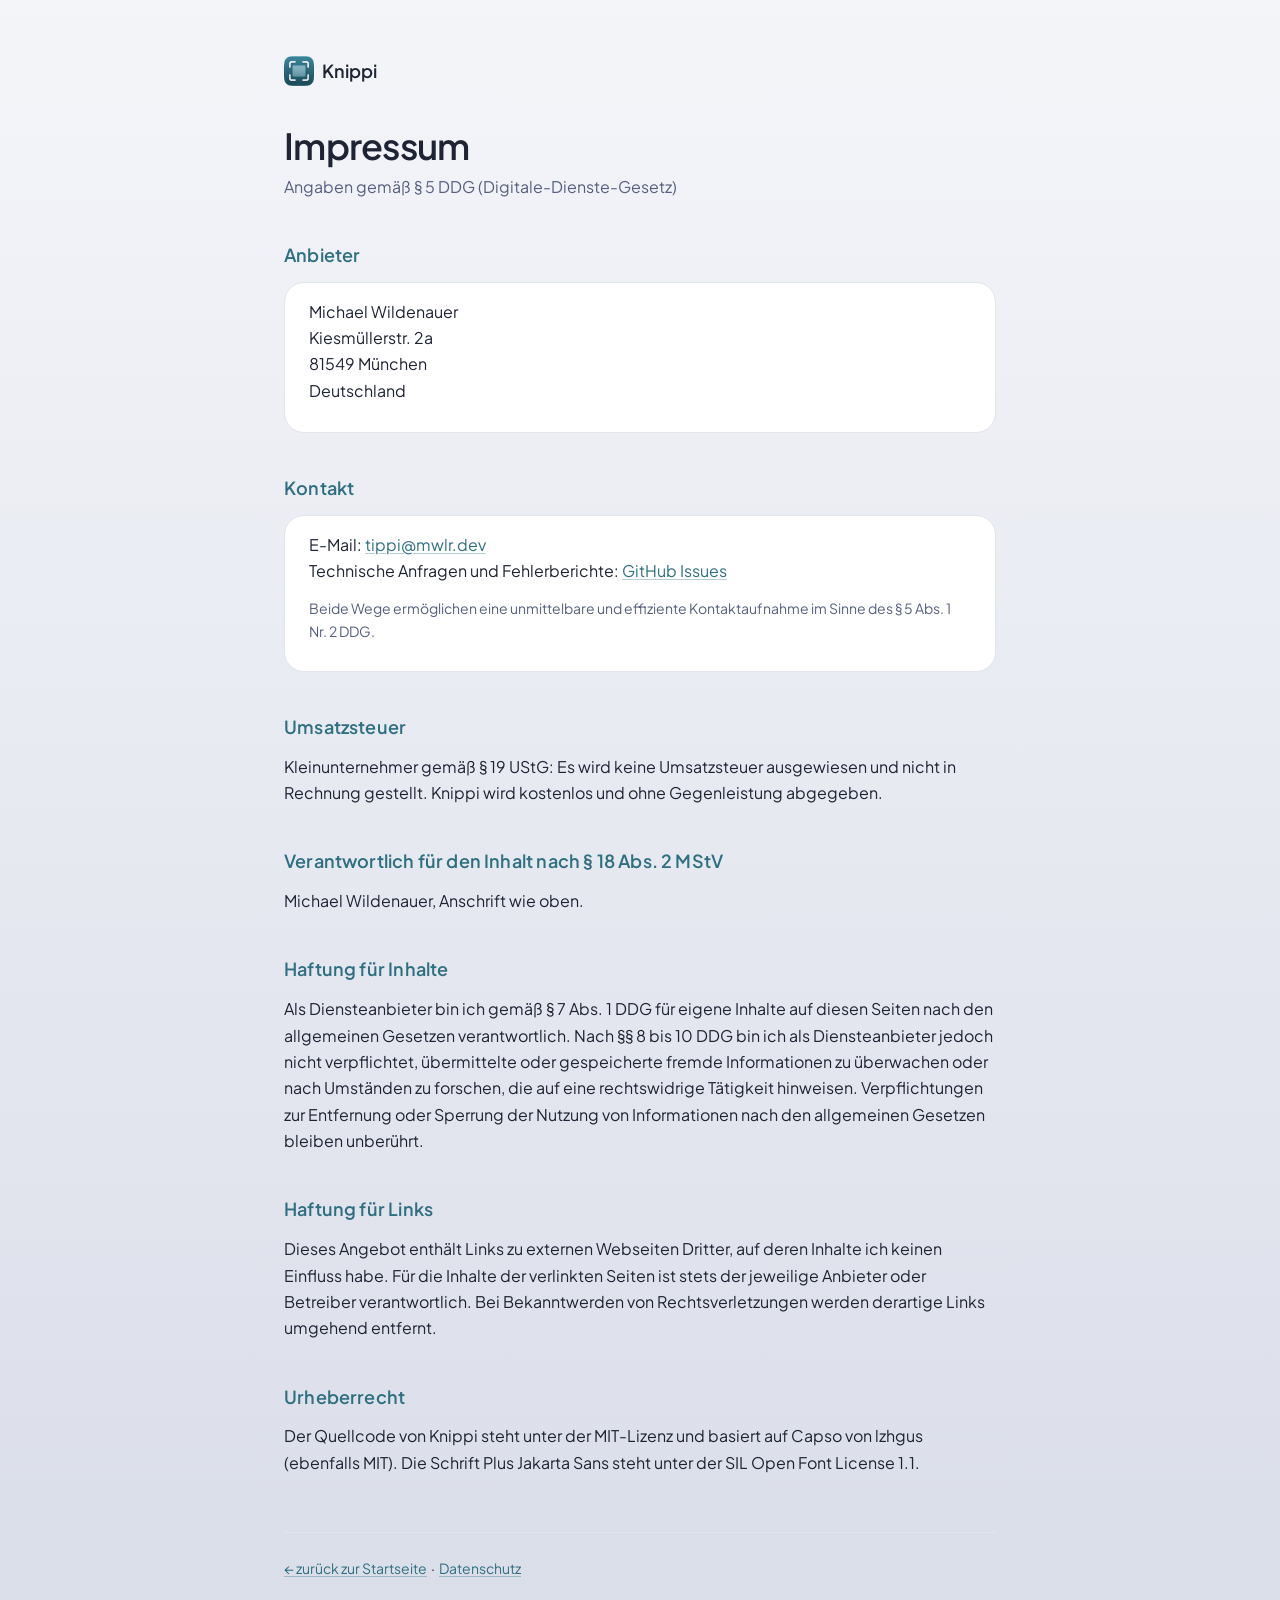
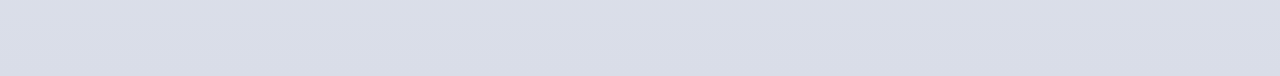
<file: docs/impressum.html>
<!DOCTYPE html>
<html lang="de">
<head>
<meta charset="UTF-8">
<meta name="viewport" content="width=device-width, initial-scale=1.0">
<title>Impressum · Knippi</title>
<meta name="robots" content="noindex">
<link rel="icon" href="favicon.png" type="image/png">
<link rel="stylesheet" href="style.css">
</head>
<body class="legal">
<main class="wrap">

  <a class="brand home" href="./"><img src="knippi-icon-224.png" alt="" width="30" height="30"><span>Knippi</span></a>

  <h1>Impressum</h1>
  <p class="lead">Angaben gemäß § 5 DDG (Digitale-Dienste-Gesetz)</p>

  <h2>Anbieter</h2>
  <div class="card">
    <p>
      Michael Wildenauer<br>
      Kiesmüllerstr. 2a<br>
      81549 München<br>
      Deutschland
    </p>
  </div>

  <h2>Kontakt</h2>
  <div class="card">
    <p>
      E-Mail: <a href="mailto:tippi@mwlr.dev">tippi@mwlr.dev</a><br>
      Technische Anfragen und Fehlerberichte:
      <a href="https://github.com/miwixyz/Knippi/issues" target="_blank" rel="noopener">GitHub Issues</a>
    </p>
    <p class="small">
      Beide Wege ermöglichen eine unmittelbare und effiziente Kontaktaufnahme
      im Sinne des § 5 Abs. 1 Nr. 2 DDG.
    </p>
  </div>

  <h2>Umsatzsteuer</h2>
  <p>
    Kleinunternehmer gemäß § 19 UStG: Es wird keine Umsatzsteuer ausgewiesen
    und nicht in Rechnung gestellt. Knippi wird kostenlos und ohne Gegenleistung
    abgegeben.
  </p>

  <h2>Verantwortlich für den Inhalt nach § 18 Abs. 2 MStV</h2>
  <p>Michael Wildenauer, Anschrift wie oben.</p>

  <h2>Haftung für Inhalte</h2>
  <p>
    Als Diensteanbieter bin ich gemäß § 7 Abs. 1 DDG für eigene Inhalte auf diesen Seiten
    nach den allgemeinen Gesetzen verantwortlich. Nach §§ 8 bis 10 DDG bin ich als
    Diensteanbieter jedoch nicht verpflichtet, übermittelte oder gespeicherte fremde
    Informationen zu überwachen oder nach Umständen zu forschen, die auf eine rechtswidrige
    Tätigkeit hinweisen. Verpflichtungen zur Entfernung oder Sperrung der Nutzung von
    Informationen nach den allgemeinen Gesetzen bleiben unberührt.
  </p>

  <h2>Haftung für Links</h2>
  <p>
    Dieses Angebot enthält Links zu externen Webseiten Dritter, auf deren Inhalte ich keinen
    Einfluss habe. Für die Inhalte der verlinkten Seiten ist stets der jeweilige Anbieter
    oder Betreiber verantwortlich. Bei Bekanntwerden von Rechtsverletzungen werden derartige
    Links umgehend entfernt.
  </p>

  <h2>Urheberrecht</h2>
  <p>
    Der Quellcode von Knippi steht unter der MIT-Lizenz und basiert auf Capso von lzhgus
    (ebenfalls MIT). Die Schrift Plus Jakarta Sans steht unter der SIL Open Font License 1.1.
  </p>

  <div class="back">
    <a href="./">← zurück zur Startseite</a> &nbsp;·&nbsp;
    <a href="datenschutz.html">Datenschutz</a>
  </div>

</main>
</body>
</html>
</file>
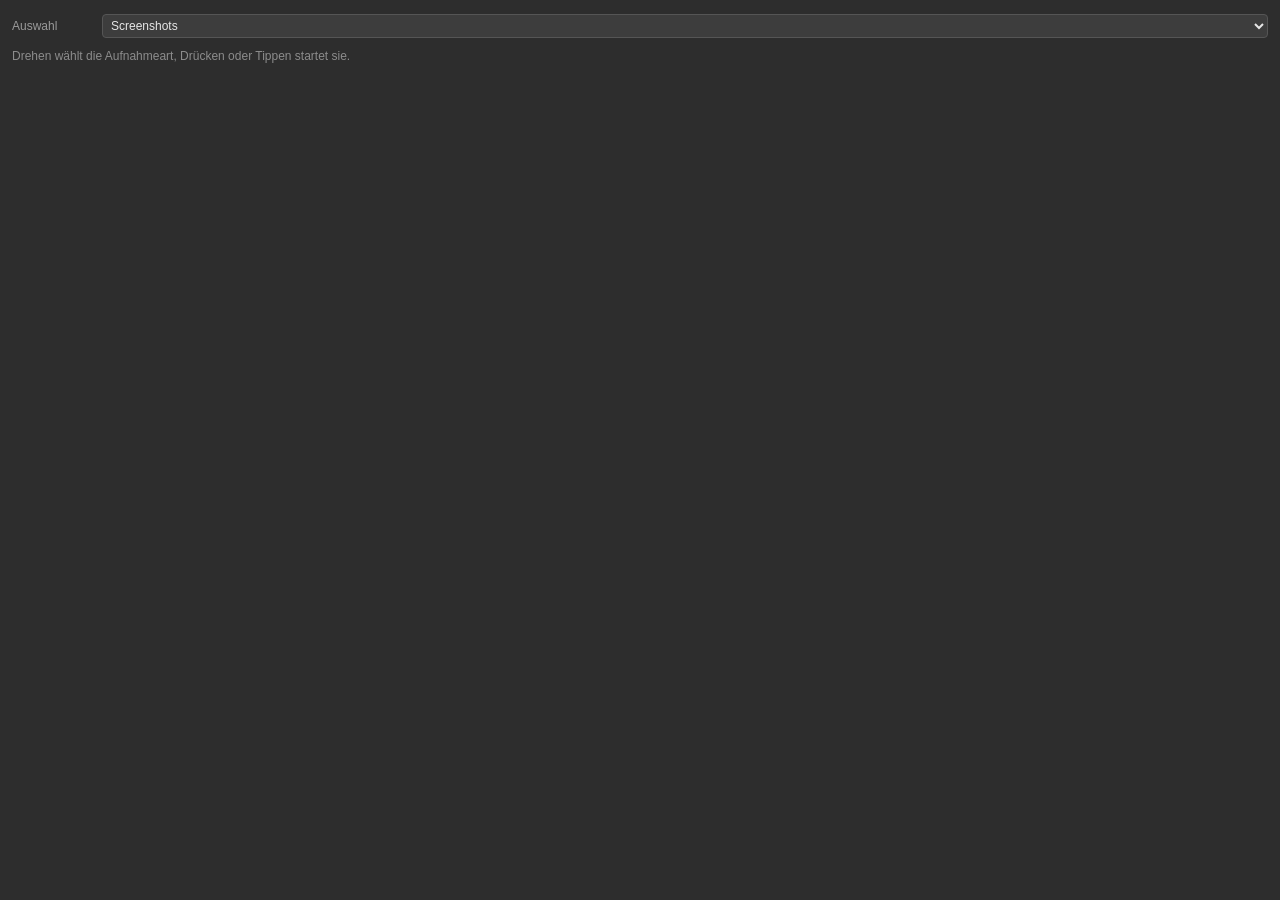
<file: StreamDeck/dev.mwlr.knippi.deck.sdPlugin/pi/dial.html>
<!doctype html>
<html lang="de">
<head>
<meta charset="utf-8">
<!-- Settings of the Knippi dial inside Stream Deck. Local only: no network beyond Stream Deck's own WebSocket, no foreign
     scripts. Stores only the choice of list (shot or video) via setSettings. -->
<meta http-equiv="Content-Security-Policy" content="default-src 'none'; style-src 'unsafe-inline'; script-src 'unsafe-inline'; connect-src ws://127.0.0.1:*">
<style>
  body { margin: 0; padding: 8px 12px; background: #2d2d2d; color: #d8d8d8; font: 12px -apple-system, sans-serif; }
  .row { display: flex; align-items: center; margin: 6px 0; }
  label { width: 90px; flex: none; color: #9a9a9a; }
  select { flex: 1; min-width: 0; background: #3d3d3d; color: #e6e6e6; border: 1px solid #555; border-radius: 4px; padding: 3px 4px; font: inherit; }
  p { color: #8c8c8c; margin: 10px 0 0; line-height: 1.4; }
</style>
</head>
<body>
  <div class="row"><label for="list" data-de="Auswahl" data-en="Choice">Auswahl</label>
    <select id="list">
      <option value="shot" data-de="Screenshots" data-en="Screenshots">Screenshots</option>
      <option value="video" data-de="Video" data-en="Video">Video</option>
    </select>
  </div>
  <p data-de="Drehen wählt die Aufnahmeart, Drücken oder Tippen startet sie." data-en="Rotate to choose, press or tap to capture.">Drehen wählt die Aufnahmeart, Drücken oder Tippen startet sie.</p>
<script>
  let ws, uuid, settings = {};
  const list = document.getElementById('list');
  function connectElgatoStreamDeckSocket(port, inUUID, registerEvent, info, actionInfo) {
    uuid = inUUID;
    let lang = 'de';
    try { lang = JSON.parse(info).application.language || 'de'; } catch (e) {}
    if (!lang.startsWith('de')) document.querySelectorAll('[data-en]').forEach(el => { el.textContent = el.dataset.en; });
    try { settings = JSON.parse(actionInfo).payload.settings || {}; } catch (e) {}
    list.value = settings.list === 'video' ? 'video' : 'shot';
    ws = new WebSocket('ws://127.0.0.1:' + port);
    ws.onopen = () => ws.send(JSON.stringify({ event: registerEvent, uuid }));
  }
  list.addEventListener('change', () => {
    settings = { list: list.value, index: 0 };
    if (ws) ws.send(JSON.stringify({ event: 'setSettings', context: uuid, payload: settings }));
  });
</script>
</body>
</html>
</file>
<file: docs/style.css>
/* Knippi website: shared styles for index, impressum, datenschutz and 404.
   Design tokens of the app family. Source of truth: App/Sources/Theme/FamilyTheme.swift
   (app = .knippi, Petrol) and the vault template "App-Familie Design-System".
   Base layout mirrors kalli.mwlr.dev and tippi.mwlr.dev so the pages read as siblings.
   Follows the system appearance (light/dark). */

/* ── Font: Plus Jakarta Sans, self-hosted (SIL OFL 1.1, see fonts/OFL.txt) ── */
@font-face {
  font-family: "Plus Jakarta Sans";
  src: url("fonts/PlusJakartaSans-Variable.woff2") format("woff2");
  font-weight: 200 800;
  font-style: normal;
  font-display: swap;
}

/* ── Tokens (FamilyTheme, Knippi) ─────────────────────────────────────────── */
:root {
  color-scheme: light dark;

  --accent: #2E6F80;            /* Petrol: links, icons */
  --accent-rgb: 46, 111, 128;
  --accent-fill: #2E6F80;       /* surfaces carrying white text */
  --accent-fill-hover: #255C6A;
  --on-accent-fill: #FFFFFF;

  --bg-top: #F3F5F9;
  --bg-middle: #E7E9F1;
  --bg-bottom: #D9DDE8;
  --card: #FFFFFF;
  --card-stroke: #E2E5EE;
  --glass-tint: rgba(231, 233, 241, .78);
  --text: #1E2433;
  --text-2: #56607E;
  --muted-word: rgba(30, 36, 51, .28);
  --shadow: 0 8px 18px rgba(30, 40, 70, .10);
  --redact: #111111;

  --radius-card: 28px;
  --radius-tile: 20px;
  --radius-field: 14px;

  --maxw: 1080px;
  --font: "Plus Jakarta Sans", -apple-system, BlinkMacSystemFont, system-ui, sans-serif;
  --ease: cubic-bezier(0.22, 1, 0.36, 1);
}

@media (prefers-color-scheme: dark) {
  :root {
    --accent: #94D0DF;
    --accent-rgb: 148, 208, 223;
    --accent-fill: #2C7487;
    --accent-fill-hover: #23606F;
    --on-accent-fill: #FFFFFF;

    --bg-top: #0D1019;
    --bg-middle: #161A25;
    --bg-bottom: #1F2433;
    --card: #1B2130;
    --card-stroke: #2A3142;
    --glass-tint: rgba(22, 26, 37, .78);
    --text: #ECEFF6;
    --text-2: #A3ACC8;
    --muted-word: rgba(236, 239, 246, .28);
    --shadow: 0 8px 18px rgba(0, 0, 0, .35);
    --redact: #000000;
  }
}

/* ── Base ─────────────────────────────────────────────────────────────────── */
* { box-sizing: border-box; margin: 0; padding: 0; }
html { scroll-padding-top: 76px; -webkit-text-size-adjust: 100%; }
@media (prefers-reduced-motion: no-preference) {
  html { scroll-behavior: smooth; }
}
body {
  font-family: var(--font);
  font-weight: 400;
  font-size: 16px;
  line-height: 1.6;
  color: var(--text);
  background: linear-gradient(180deg, var(--bg-top) 0%, var(--bg-middle) 50%, var(--bg-bottom) 100%);
  background-color: var(--bg-top);
  -webkit-font-smoothing: antialiased;
  overflow-wrap: break-word;
}
strong, b { font-weight: 600; }
img { max-width: 100%; }
a { color: var(--accent); text-decoration: underline; text-decoration-color: rgba(var(--accent-rgb), .35); text-underline-offset: 2px; }
a:hover { text-decoration-color: currentColor; }
h1, h2, h3 { text-wrap: balance; }
p, li { text-wrap: pretty; }
code { font-size: .92em; }

:focus-visible { outline: 2px solid var(--accent); outline-offset: 3px; border-radius: 6px; }

.skip-link {
  position: absolute; left: 16px; top: 12px; z-index: 100;
  transform: translateY(-200%);
  background: var(--card); color: var(--text);
  border: 1px solid var(--card-stroke); border-radius: var(--radius-field);
  padding: 8px 16px; font-weight: 500; text-decoration: none;
}
.skip-link:focus { transform: none; box-shadow: var(--shadow); }

.wrap { max-width: var(--maxw); margin: 0 auto; padding: 0 24px; }
.visually-hidden { position: absolute; width: 1px; height: 1px; overflow: hidden; clip: rect(0 0 0 0); white-space: nowrap; }

/* Line icons: inline SVG, stroke = currentColor, one stroke width */
.ico { width: 18px; height: 18px; flex-shrink: 0; fill: none; stroke: currentColor; stroke-width: 2; stroke-linecap: round; stroke-linejoin: round; }

/* ── Nav (the only glass surface, rule G1) ────────────────────────────────── */
nav.top {
  position: sticky; top: 0; z-index: 10;
  background: var(--glass-tint);
  backdrop-filter: blur(18px) saturate(1.4);
  -webkit-backdrop-filter: blur(18px) saturate(1.4);
  border-bottom: 1px solid var(--card-stroke);
}
.nav-inner { display: flex; align-items: center; justify-content: space-between; gap: 12px; min-height: 60px; }
.brand { display: flex; align-items: center; gap: 8px; font-weight: 600; font-size: 18px; color: var(--text); text-decoration: none; }
.brand img { width: 30px; height: 30px; }
.nav-links { display: flex; gap: 24px; align-items: center; font-size: 14px; font-weight: 500; }
.nav-links a { color: var(--text-2); text-decoration: none; display: inline-flex; align-items: center; gap: 8px; transition: color .2s var(--ease); }
.nav-links a:hover { color: var(--text); }
.nav-links .ico { width: 16px; height: 16px; }
.nav-links a.nav-cta { color: var(--on-accent-fill); background: var(--accent-fill); padding: 8px 16px; border-radius: 999px; }
.nav-links a.nav-cta:hover { background: var(--accent-fill-hover); color: var(--on-accent-fill); }

/* ── Buttons (capsules) ───────────────────────────────────────────────────── */
.cta-group { display: flex; gap: 12px; justify-content: center; flex-wrap: wrap; }
.btn {
  display: inline-flex; align-items: center; justify-content: center; gap: 8px;
  min-height: 48px; padding: 12px 24px;
  background: var(--accent-fill); color: var(--on-accent-fill);
  border: 1px solid transparent; border-radius: 999px;
  font-family: inherit; font-weight: 600; font-size: 16px; line-height: 1.5;
  text-decoration: none; text-align: center; cursor: pointer;
  transition: background .2s var(--ease), border-color .2s var(--ease), transform .2s var(--ease);
}
.btn:hover { background: var(--accent-fill-hover); }
.btn:active { transform: translateY(1px); }
.btn.ghost { background: var(--card); color: var(--text); border-color: var(--card-stroke); }
.btn.ghost:hover { border-color: var(--accent); }

/* ── Hero ─────────────────────────────────────────────────────────────────── */
.hero { padding: 64px 0 24px; text-align: center; }
.hero .app-icon { width: 112px; height: 112px; margin-bottom: 24px; filter: drop-shadow(0 8px 18px rgba(30, 40, 70, .18)); }
h1 {
  font-size: clamp(36px, 6vw, 56px);
  font-weight: 600; letter-spacing: -0.02em; line-height: 1.1;
  margin: 0 auto 16px; max-width: 1000px;
}
h1 .accent { color: var(--accent); }
.hero p.sub { font-size: clamp(18px, 2vw, 20px); line-height: 1.5; color: var(--text-2); max-width: 680px; margin: 0 auto 32px; }
.proof { display: flex; flex-wrap: wrap; justify-content: center; gap: 8px 16px; margin-top: 24px; color: var(--text-2); font-size: 14px; }
.proof span { display: inline-flex; align-items: center; gap: 8px; }
.proof .ico { width: 16px; height: 16px; color: var(--accent); }

/* ── Mock-up: a capture, sensitive data blacked out, Quick Access ─────────── */
.stage { max-width: 760px; margin: 48px auto 0; }
.desk {
  position: relative;
  border-radius: var(--radius-tile); overflow: hidden; border: 1px solid var(--card-stroke);
  background:
    radial-gradient(120% 90% at 15% 10%, rgba(var(--accent-rgb), .28), transparent 60%),
    linear-gradient(160deg, var(--bg-middle), var(--bg-bottom));
  box-shadow: var(--shadow);
  padding: 40px 24px 112px;
  text-align: left;
}
.mail {
  max-width: 460px; margin: 0 auto;
  background: var(--card); border: 1px solid var(--card-stroke); border-radius: var(--radius-field);
  box-shadow: var(--shadow); padding: 16px 24px 24px;
  font-size: 14px; line-height: 1.6;
  outline: 2px dashed rgba(var(--accent-rgb), .7); outline-offset: 8px;
}
.mail .dots { display: flex; gap: 8px; margin-bottom: 12px; }
.mail .dots i { width: 10px; height: 10px; border-radius: 50%; background: var(--card-stroke); }
.mail p { color: var(--text); }
.mail p + p { margin-top: 8px; }
.mail .label { color: var(--text-2); }
.redact {
  display: inline-block; color: transparent; padding: 0 4px; user-select: none;
  /* Nachbildung der groben Verpixelung (0.1.2): zeilenhohe Klötzchen, unterschiedlich hell */
  background: linear-gradient(90deg, #8a8f98 0 14%, #a6abb3 14% 27%, #7b808a 27% 41%, #9da2aa 41% 56%, #858a93 56% 70%, #acb1b8 70% 84%, #90959e 84%);
}
.found {
  position: absolute; top: 12px; right: 12px;
  display: inline-flex; align-items: center; gap: 8px;
  padding: 4px 12px; border-radius: 999px;
  background: var(--card); border: 1px solid var(--card-stroke); box-shadow: var(--shadow);
  font-size: 12px; font-weight: 600; color: var(--text);
}
.found .ico { width: 14px; height: 14px; color: var(--accent); }
.qa {
  position: absolute; left: 24px; bottom: 24px;
  display: flex; align-items: center; gap: 12px;
  padding: 8px; border-radius: var(--radius-field);
  background: var(--glass-tint);
  backdrop-filter: blur(14px); -webkit-backdrop-filter: blur(14px);
  border: 1px solid var(--card-stroke); box-shadow: var(--shadow);
}
.qa .thumb { width: 72px; height: 48px; border-radius: 6px; background: var(--card); border: 1px solid var(--card-stroke); display: grid; gap: 4px; padding: 8px; align-content: center; }
.qa .thumb i { display: block; height: 4px; border-radius: 2px; background: var(--card-stroke); }
.qa .thumb i.b { background: var(--redact); width: 70%; }
.qa .acts { display: flex; gap: 4px; }
.qa .act { display: inline-flex; align-items: center; gap: 4px; padding: 4px 8px; border-radius: 999px; font-size: 12px; font-weight: 500; background: var(--card); border: 1px solid var(--card-stroke); color: var(--text); white-space: nowrap; }
.qa .act .ico { width: 12px; height: 12px; }
.stage figcaption { margin-top: 12px; text-align: center; color: var(--text-2); font-size: 14px; }

/* ── Sections ─────────────────────────────────────────────────────────────── */
section { padding: 80px 0; }
section h2 {
  font-size: clamp(30px, 4vw, 36px);
  font-weight: 600; letter-spacing: -0.01em; line-height: 1.2;
  margin-bottom: 12px; text-align: center;
}
section p.lead { font-size: 18px; line-height: 1.55; color: var(--text-2); max-width: 60ch; margin: 0 auto 40px; text-align: center; }
.eyebrow { display: block; text-align: center; color: var(--accent); font-size: 12px; font-weight: 600; letter-spacing: .08em; text-transform: uppercase; margin-bottom: 12px; }
.card { background: var(--card); border: 1px solid var(--card-stroke); border-radius: var(--radius-card); box-shadow: var(--shadow); }

/* Tagline reveal: words go from muted to full colour while scrolling */
.tagline { padding: 96px 0; }
.tagline p {
  max-width: 680px; margin: 0 auto; text-align: center;
  font-size: clamp(30px, 4.6vw, 48px); font-weight: 600; line-height: 1.15; letter-spacing: -0.015em;
}
.tagline .w { color: var(--muted-word); transition: color .6s var(--ease); }
.tagline .w.on, .no-js .tagline .w { color: var(--text); }

/* Features: 8 cards, 4 + 4 wide, 2 per row in between, never a lonely last row */
.features { display: grid; grid-template-columns: repeat(4, 1fr); gap: 16px; align-items: stretch; }
@media (max-width: 1040px) { .features { grid-template-columns: repeat(2, 1fr); } }
.feature { padding: 24px; display: flex; flex-direction: column; }
.feature .icon { width: 48px; height: 48px; border-radius: 12px; margin-bottom: 16px; display: grid; place-items: center; background: rgba(var(--accent-rgb), .14); color: var(--accent); }
.feature .icon .ico { width: 24px; height: 24px; }
.feature h3 { font-size: 18px; font-weight: 600; margin-bottom: 8px; line-height: 1.4; }
.feature p { color: var(--text-2); font-size: 14px; line-height: 1.55; }

/* Measured numbers */
.numbers { display: grid; grid-template-columns: repeat(3, 1fr); gap: 16px; max-width: 900px; margin: 0 auto; }
.number { padding: 24px; text-align: center; }
.number strong { display: block; font-size: 48px; line-height: 1; font-weight: 600; letter-spacing: -0.02em; color: var(--accent); margin-bottom: 12px; font-variant-numeric: tabular-nums; }
.number span { color: var(--text-2); font-size: 14px; }
.source { margin-top: 16px; text-align: center; color: var(--text-2); font-size: 12px; }

/* Privacy */
.privacy-grid { display: grid; grid-template-columns: repeat(2, 1fr); gap: 12px; max-width: 900px; margin: 0 auto; }
.privacy-item { display: flex; gap: 16px; align-items: flex-start; padding: 16px 24px; background: var(--card); border: 1px solid var(--card-stroke); border-radius: var(--radius-tile); }
.privacy-item .check { width: 32px; height: 32px; border-radius: 12px; flex-shrink: 0; display: grid; place-items: center; background: rgba(var(--accent-rgb), .14); color: var(--accent); }
.privacy-item p { font-size: 14px; color: var(--text-2); line-height: 1.55; }
.privacy-item strong { display: block; margin-bottom: 4px; color: var(--text); }

/* Steps */
.steps { display: grid; grid-template-columns: repeat(3, 1fr); gap: 16px; }
.step { padding: 24px; }
.step .n { width: 40px; height: 40px; border-radius: 50%; background: var(--accent-fill); color: var(--on-accent-fill); font-weight: 600; display: grid; place-items: center; margin-bottom: 16px; }
.step h3 { font-size: 18px; font-weight: 600; margin-bottom: 8px; }
.step p { color: var(--text-2); font-size: 14px; }
.req { margin-top: 24px; text-align: center; color: var(--text-2); font-size: 14px; }

/* FAQ */
.faq { max-width: 780px; margin: 0 auto; }
.faq details { background: var(--card); border: 1px solid var(--card-stroke); border-radius: var(--radius-tile); padding: 0 24px; margin-bottom: 12px; }
.faq summary { cursor: pointer; padding: 16px 0; font-weight: 600; font-size: 16px; list-style: none; display: flex; justify-content: space-between; align-items: center; gap: 16px; }
.faq summary::-webkit-details-marker { display: none; }
.faq summary::after { content: ""; flex-shrink: 0; width: 8px; height: 8px; margin-right: 4px; border-right: 2px solid var(--accent); border-bottom: 2px solid var(--accent); transform: translateY(-2px) rotate(45deg); transition: transform .3s var(--ease); }
.faq details[open] summary::after { transform: translateY(2px) rotate(-135deg); }
.faq summary:hover { color: var(--accent); }
.faq details p { color: var(--text-2); font-size: 14px; line-height: 1.6; padding-bottom: 16px; max-width: 65ch; }

.final { text-align: center; }
.final .app-icon { width: 72px; height: 72px; margin-bottom: 16px; }
.family { margin-top: 24px; color: var(--text-2); font-size: 14px; }

footer { padding: 40px 0 48px; border-top: 1px solid var(--card-stroke); color: var(--text-2); font-size: 14px; text-align: center; }
footer p + p { margin-top: 8px; }
footer a { color: var(--text-2); }
footer a:hover { color: var(--text); }

/* Scroll reveal: sections rise 32px and fade in once (IntersectionObserver in index.html) */
@media (prefers-reduced-motion: no-preference) {
  .js .reveal { opacity: 0; transform: translateY(32px); transition: opacity .7s var(--ease), transform .7s var(--ease); }
  .js .reveal.in { opacity: 1; transform: none; }
}

/* ── Legal pages and 404 ──────────────────────────────────────────────────── */
.legal .wrap { max-width: 760px; padding: 56px 24px 96px; }
.legal { line-height: 1.65; }
.legal .home { display: inline-flex; margin-bottom: 40px; }
.legal h1 { font-size: clamp(30px, 7vw, 36px); margin: 0 0 8px; hyphens: auto; max-width: none; }
.legal .lead { color: var(--text-2); margin: 0 0 40px; }
.legal h2 { font-size: 18px; font-weight: 600; color: var(--accent); margin: 40px 0 12px; letter-spacing: .01em; text-align: left; }
.legal p { margin: 0 0 12px; max-width: 65ch; }
.legal ul { margin: 0 0 12px; padding-left: 24px; max-width: 65ch; }
.legal li { margin: 0 0 8px; }
.legal .card { padding: 16px 24px; margin: 0 0 12px; border-radius: var(--radius-tile); box-shadow: none; }
.legal .small { font-size: 14px; color: var(--text-2); }
.legal .back { margin-top: 56px; padding-top: 24px; border-top: 1px solid var(--card-stroke); font-size: 14px; }
.notfound { min-height: 100vh; display: grid; place-items: center; text-align: center; padding: 48px 24px; }
.notfound img { width: 72px; height: 72px; margin-bottom: 24px; }
.notfound p { color: var(--text-2); margin: 0 auto 32px; max-width: 46ch; }

/* ── Small screens ────────────────────────────────────────────────────────── */
@media (max-width: 860px) {
  .nav-links .anchor { display: none; }
}
@media (max-width: 720px) {
  .steps, .numbers { grid-template-columns: 1fr; }
  section { padding: 56px 0; }
  .tagline { padding: 64px 0; }
  .hero { padding: 40px 0 16px; }
  .wrap { padding: 0 16px; }
  .features, .privacy-grid { grid-template-columns: 1fr; }
  .cta-group .btn { width: 100%; }
  .desk { padding: 56px 16px 104px; }
  .mail { padding: 12px 16px 16px; font-size: 13px; }
  .qa { left: 12px; right: 12px; bottom: 16px; }
  .qa .acts .act span { display: none; }
}

@media (prefers-reduced-motion: reduce) {
  *, *::before, *::after { animation-duration: .01ms !important; animation-iteration-count: 1 !important; transition-duration: .01ms !important; }
}
</file>
